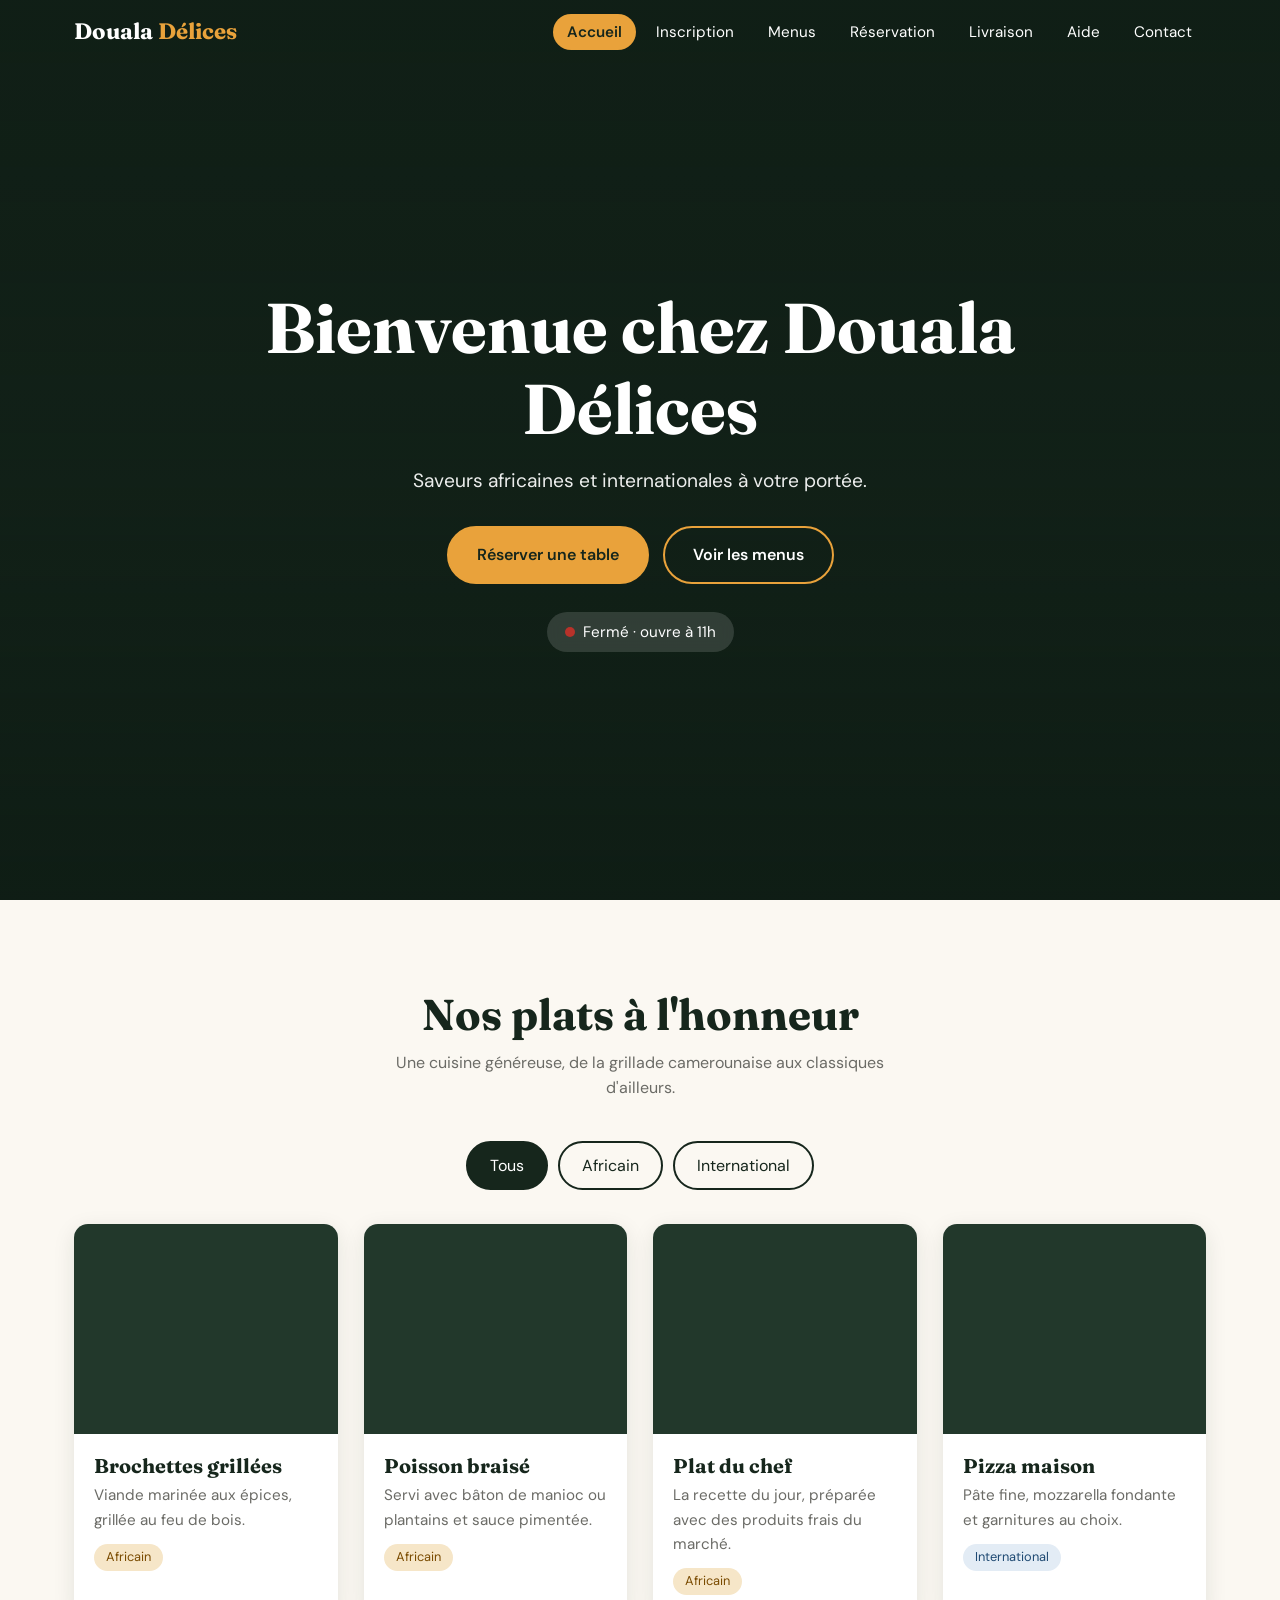
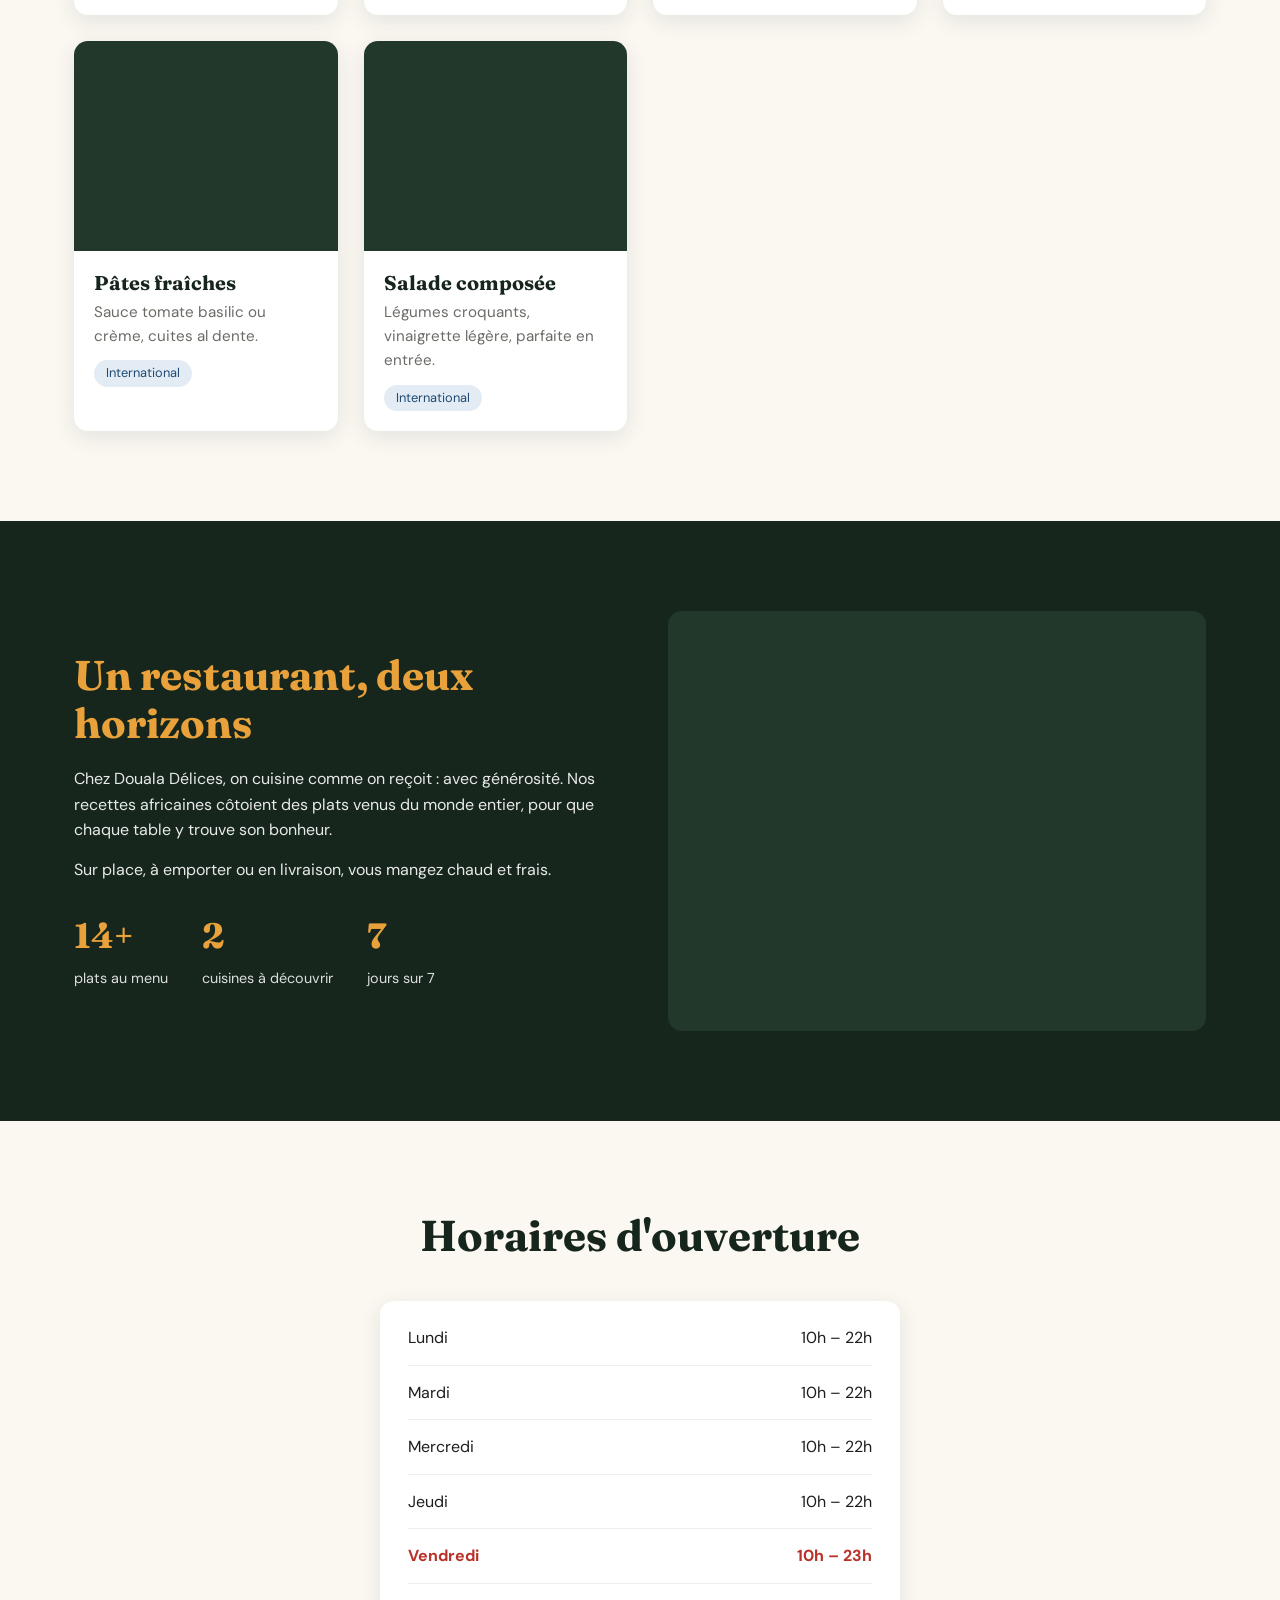
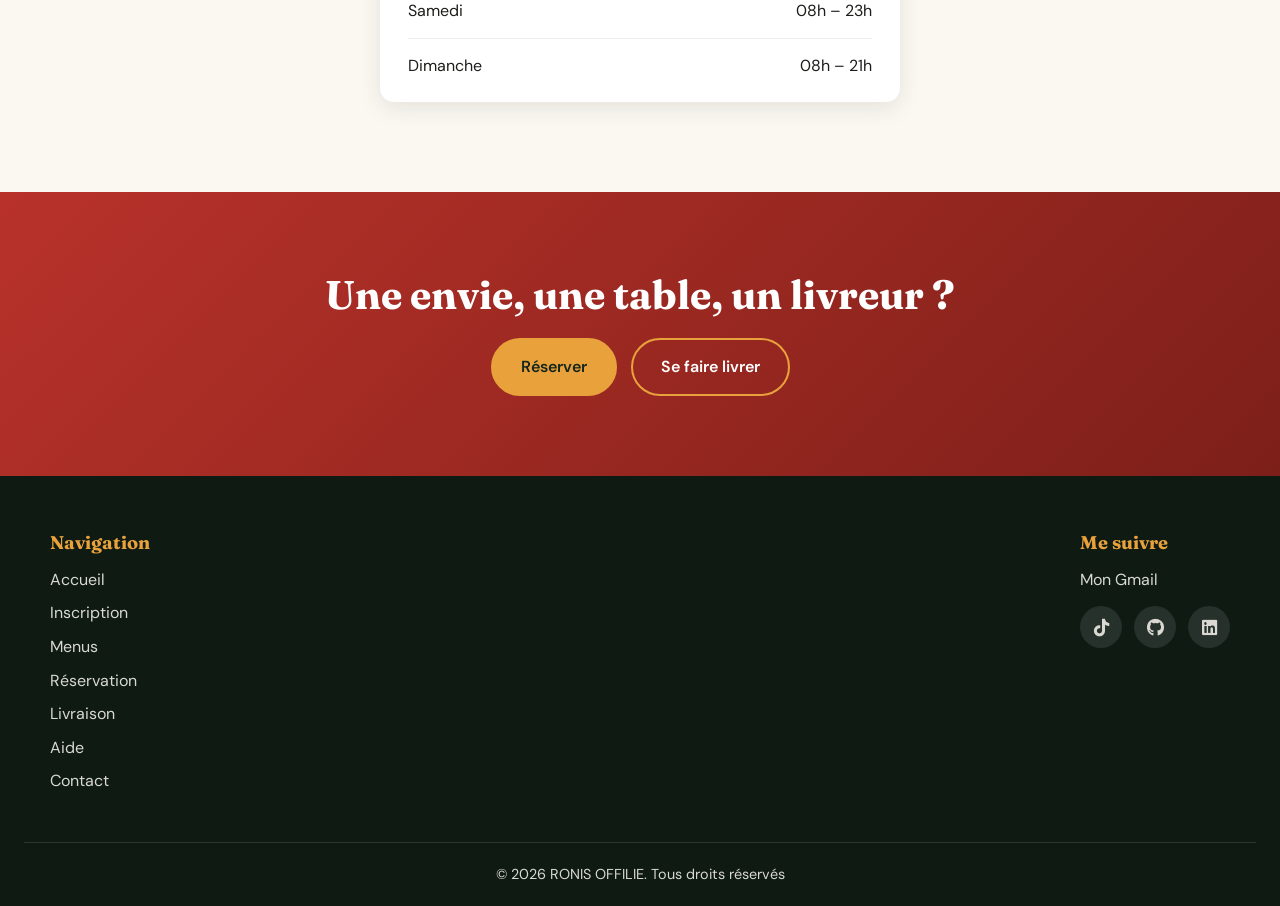
<file: index.html>
<!DOCTYPE html>
<html lang="fr">
<head>
  <meta charset="UTF-8">
  <meta name="viewport" content="width=device-width, initial-scale=1">
  <title>Accueil - Douala Délices</title>
  <link rel="preconnect" href="https://fonts.googleapis.com">
  <link href="https://fonts.googleapis.com/css2?family=DM+Sans:wght@400;500;700&family=Fraunces:opsz,wght@9..144,600;9..144,700&display=swap" rel="stylesheet">
  <link rel="stylesheet" href="https://cdnjs.cloudflare.com/ajax/libs/font-awesome/6.5.1/css/all.min.css">
  <link rel="stylesheet" href="accueil.css">
</head>
<body>
  <header id="entete">
    <nav>
      <a class="logo" href="index.html">Douala <span>Délices</span></a>
      <button class="burger" id="burger" aria-label="Ouvrir le menu" aria-expanded="false">&#9776;</button>
      <ul id="liens">
        <li><a href="index.html" class="actif">Accueil</a></li>
        <li><a href="inscription.html">Inscription</a></li>
        <li><a href="menus.html">Menus</a></li>
        <li><a href="reservation.html">Réservation</a></li>
        <li><a href="livraison.html">Livraison</a></li>
        <li><a href="aide.html">Aide</a></li>
        <li><a href="contact.html">Contact</a></li>
      </ul>
    </nav>
  </header>

  <section class="hero">
    <div class="slide on" style="background-image:url('https://images.unsplash.com/photo-1414235077428-338989a2e8c0?auto=format&fit=crop&w=1600&q=70')"></div>
    <div class="slide" style="background-image:url('https://images.unsplash.com/photo-1517248135467-4c7edcad34c4?auto=format&fit=crop&w=1600&q=70')"></div>
    <div class="slide" style="background-image:url('https://images.unsplash.com/photo-1504674900247-0877df9cc836?auto=format&fit=crop&w=1600&q=70')"></div>
    <div class="hero-contenu">
      <h1>Bienvenue chez Douala Délices</h1>
      <p>Saveurs africaines et internationales à votre portée.</p>
      <div class="boutons">
        <a class="btn btn-or" href="reservation.html">Réserver une table</a>
        <a class="btn btn-ghost" href="menus.html">Voir les menus</a>
      </div>
      <div class="statut" id="statut"><i></i><span>Horaires du jour…</span></div>
    </div>
  </section>

  <section class="bloc" id="plats">
    <div class="titre reveal">
      <h2>Nos plats à l'honneur</h2>
      <p>Une cuisine généreuse, de la grillade camerounaise aux classiques d'ailleurs.</p>
    </div>
    <div class="filtres reveal" role="group" aria-label="Filtrer les plats">
      <button class="actif" data-filtre="tous">Tous</button>
      <button data-filtre="africain">Africain</button>
      <button data-filtre="international">International</button>
    </div>
    <div class="plats">
      <article class="plat reveal" data-cat="africain">
        <div class="photo" style="background-image:url('https://images.unsplash.com/photo-1555939594-58d7cb561ad1?auto=format&fit=crop&w=800&q=70')"></div>
        <div class="txt"><h3>Brochettes grillées</h3><p>Viande marinée aux épices, grillée au feu de bois.</p><span class="tag">Africain</span></div>
      </article>
      <article class="plat reveal" data-cat="africain">
        <div class="photo" style="background-image:url('https://images.unsplash.com/photo-1467003909585-2f8a72700288?auto=format&fit=crop&w=800&q=70')"></div>
        <div class="txt"><h3>Poisson braisé</h3><p>Servi avec bâton de manioc ou plantains et sauce pimentée.</p><span class="tag">Africain</span></div>
      </article>
      <article class="plat reveal" data-cat="africain">
        <div class="photo" style="background-image:url('https://images.unsplash.com/photo-1504674900247-0877df9cc836?auto=format&fit=crop&w=800&q=70')"></div>
        <div class="txt"><h3>Plat du chef</h3><p>La recette du jour, préparée avec des produits frais du marché.</p><span class="tag">Africain</span></div>
      </article>
      <article class="plat reveal" data-cat="international">
        <div class="photo" style="background-image:url('https://images.unsplash.com/photo-1565299624946-b28f40a0ae38?auto=format&fit=crop&w=800&q=70')"></div>
        <div class="txt"><h3>Pizza maison</h3><p>Pâte fine, mozzarella fondante et garnitures au choix.</p><span class="tag">International</span></div>
      </article>
      <article class="plat reveal" data-cat="international">
        <div class="photo" style="background-image:url('https://images.unsplash.com/photo-1473093295043-cdd812d0e601?auto=format&fit=crop&w=800&q=70')"></div>
        <div class="txt"><h3>Pâtes fraîches</h3><p>Sauce tomate basilic ou crème, cuites al dente.</p><span class="tag">International</span></div>
      </article>
      <article class="plat reveal" data-cat="international">
        <div class="photo" style="background-image:url('https://images.unsplash.com/photo-1546069901-ba9599a7e63c?auto=format&fit=crop&w=800&q=70')"></div>
        <div class="txt"><h3>Salade composée</h3><p>Légumes croquants, vinaigrette légère, parfaite en entrée.</p><span class="tag">International</span></div>
      </article>
    </div>
  </section>

  <section class="apropos">
    <div class="apropos-grille">
      <div class="reveal">
        <h2>Un restaurant, deux horizons</h2>
        <p>Chez Douala Délices, on cuisine comme on reçoit : avec générosité. Nos recettes africaines côtoient des plats venus du monde entier, pour que chaque table y trouve son bonheur.</p>
        <p>Sur place, à emporter ou en livraison, vous mangez chaud et frais.</p>
        <div class="chiffres">
          <div><strong data-cible="30">0</strong><span>plats au menu</span></div>
          <div><strong data-cible="2">0</strong><span>cuisines à découvrir</span></div>
          <div><strong data-cible="7">0</strong><span>jours sur 7</span></div>
        </div>
      </div>
      <div class="img reveal" style="background-image:url('https://images.unsplash.com/photo-1559339352-11d035aa65de?auto=format&fit=crop&w=900&q=70')" role="img" aria-label="Salle du restaurant"></div>
    </div>
  </section>

  <section class="bloc" id="horaires">
    <div class="titre reveal"><h2>Horaires d'ouverture</h2></div>
    <ul class="horaires reveal" id="liste-horaires">
      <li data-j="1"><span>Lundi</span><span>10h – 22h</span></li>
      <li data-j="2"><span>Mardi</span><span>10h – 22h</span></li>
      <li data-j="3"><span>Mercredi</span><span>10h – 22h</span></li>
      <li data-j="4"><span>Jeudi</span><span>10h – 22h</span></li>
      <li data-j="5"><span>Vendredi</span><span>10h – 23h</span></li>
      <li data-j="6"><span>Samedi</span><span>08h – 23h</span></li>
      <li data-j="0"><span>Dimanche</span><span>08h – 21h</span></li>
    </ul>
  </section>

  <section class="appel">
    <h2>Une envie, une table, un livreur ?</h2>
    <div class="boutons">
      <a class="btn btn-or" href="reservation.html">Réserver</a>
      <a class="btn btn-ghost" href="livraison.html">Se faire livrer</a>
    </div>
  </section>

  <!-- Footer -->
  <footer class="footer">
    <div class="footer-container">
      <!-- Navigation -->
      <div class="footer-links">
        <h3>Navigation</h3>
        <ul>
          <li><a href="index.html">Accueil</a></li>
          <li><a href="inscription.html">Inscription</a></li>
          <li><a href="menus.html">Menus</a></li>
          <li><a href="reservation.html">Réservation</a></li>
          <li><a href="livraison.html">Livraison</a></li>
          <li><a href="aide.html">Aide</a></li>
          <li><a href="contact.html">Contact</a></li>
        </ul>
      </div>
      <!-- Réseaux sociaux -->
      <div class="footer-social">
        <h3>Me suivre</h3>
        <ul>
          <li><a href="mailto:offilieoffilie@gmail.com">Mon Gmail</a></li>
        </ul>
        <div class="social-icons">
          <a href="https://www.tiktok.com/@linformaticien18" target="_blank" class="tiktok" aria-label="TikTok"><i class="fab fa-tiktok"></i></a>
          <a href="https://github.com/ronisia-a11" target="_blank" class="github" aria-label="GitHub"><i class="fab fa-github"></i></a>
          <a href="https://www.linkedin.com/in/ronis-offilie-falleu-lendeu-3676a8395/" target="_blank" class="linkedin" aria-label="LinkedIn"><i class="fab fa-linkedin"></i></a>
        </div>
      </div>
    </div>
    <div class="footer-bottom">
      <p>&copy; 2026 RONIS OFFILIE. Tous droits réservés</p>
    </div>
  </footer>

  <button id="haut" aria-label="Retour en haut">&#8593;</button>

  <script>
    // Menu mobile
    const burger = document.getElementById('burger'), liens = document.getElementById('liens');
    burger.addEventListener('click', () => {
      const ouvert = liens.classList.toggle('ouvert');
      burger.setAttribute('aria-expanded', ouvert);
    });

    // En-tête + bouton retour en haut
    const entete = document.getElementById('entete'), haut = document.getElementById('haut');
    function onScroll() {
      entete.classList.toggle('scrolled', scrollY > 60);
      haut.classList.toggle('visible', scrollY > 500);
    }
    addEventListener('scroll', onScroll); onScroll();
    haut.addEventListener('click', () => scrollTo({ top: 0, behavior: 'smooth' }));

    // Diaporama du hero
    const slides = document.querySelectorAll('.slide'); let s = 0;
    setInterval(() => {
      slides[s].classList.remove('on'); s = (s + 1) % slides.length; slides[s].classList.add('on');
    }, 6000);

    // Filtre des plats
    const boutons = document.querySelectorAll('.filtres button'), plats = document.querySelectorAll('.plat');
    boutons.forEach(b => b.addEventListener('click', () => {
      boutons.forEach(x => x.classList.remove('actif')); b.classList.add('actif');
      plats.forEach(p => p.classList.toggle('cache', b.dataset.filtre !== 'tous' && p.dataset.cat !== b.dataset.filtre));
    }));

    // Ouvert / fermé (heure de Douala)
    const H = { 0: [12, 21], 1: [11, 22], 2: [11, 22], 3: [11, 22], 4: [11, 22], 5: [11, 23], 6: [11, 23] };
    const maintenant = new Date(new Date().toLocaleString('en-US', { timeZone: 'Africa/Douala' }));
    const j = maintenant.getDay(), h = maintenant.getHours() + maintenant.getMinutes() / 60;
    const [o, f] = H[j], statut = document.getElementById('statut');
    const ouvert = h >= o && h < f;
    statut.classList.add(ouvert ? 'ouvert' : 'ferme');
    statut.querySelector('span').textContent = ouvert ? `Ouvert maintenant · jusqu'à ${f}h` : `Fermé · ouvre à ${o}h`;
    document.querySelector(`#liste-horaires li[data-j="${j}"]`).classList.add('auj');

    // Apparition au défilement + compteurs
    const io = new IntersectionObserver(es => es.forEach(e => {
      if (!e.isIntersecting) return;
      e.target.classList.add('vu'); io.unobserve(e.target);
      e.target.querySelectorAll('[data-cible]').forEach(n => {
        const cible = +n.dataset.cible; let v = 0;
        const t = setInterval(() => { v += Math.max(1, Math.ceil(cible / 30)); if (v >= cible) { v = cible; clearInterval(t); } n.textContent = v + (cible >= 30 ? '+' : ''); }, 40);
      });
    }), { threshold: .15 });
    document.querySelectorAll('.reveal').forEach(el => io.observe(el));
  </script>
</body>
</html>
</file>
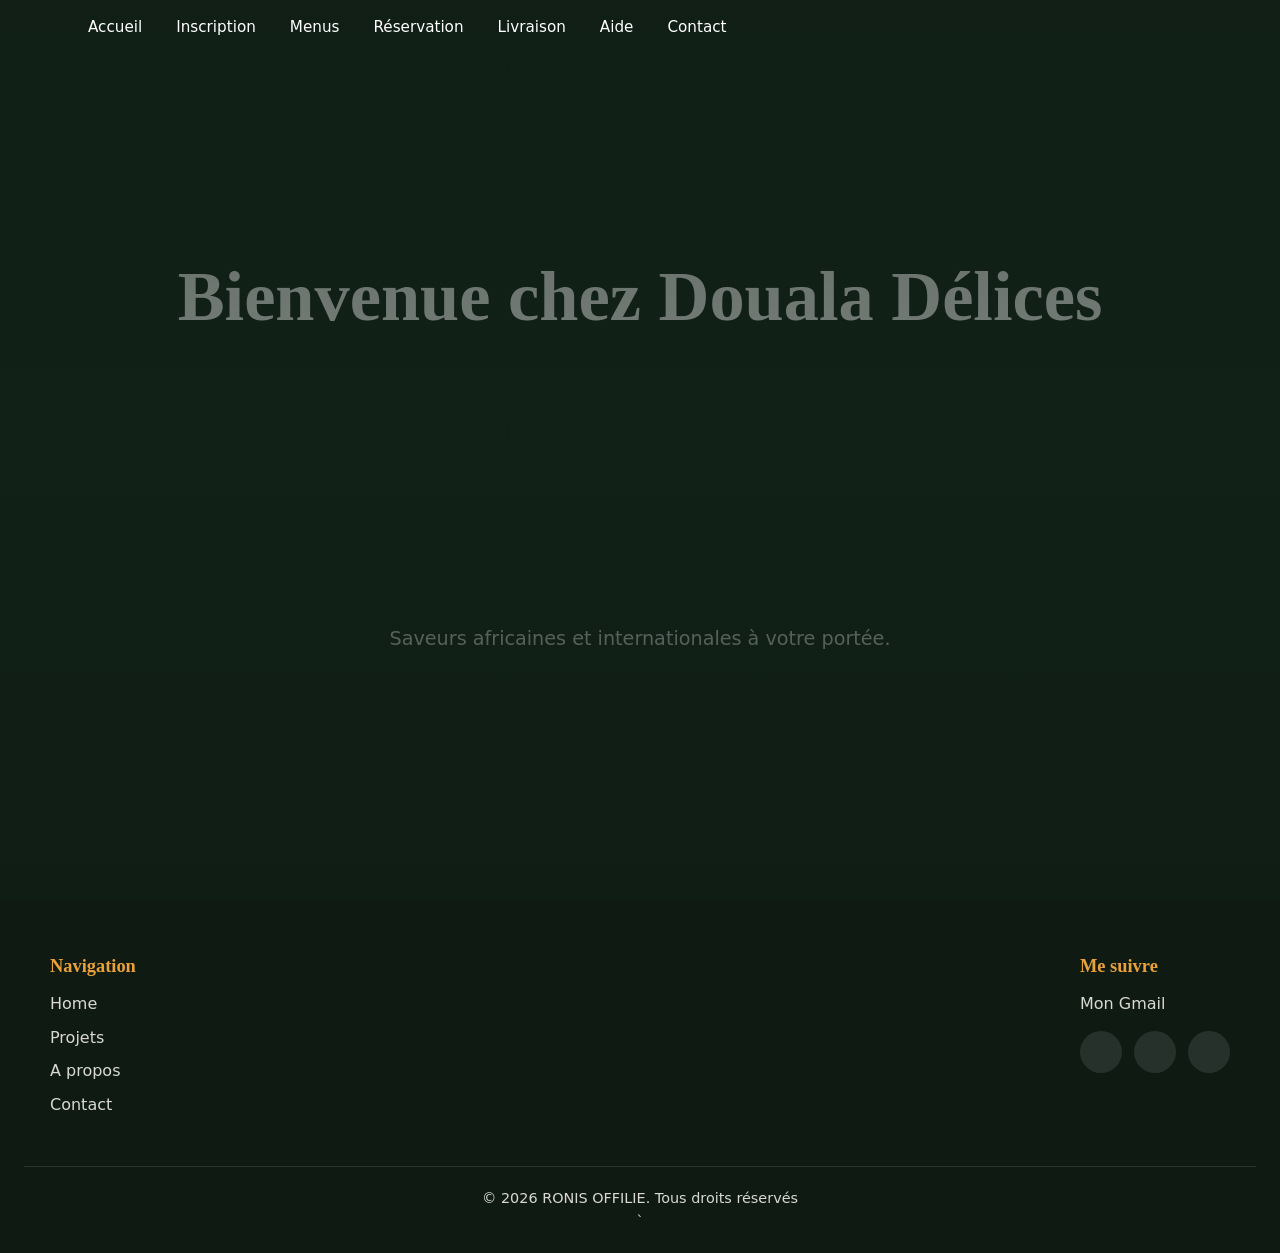
<file: accueil.html>
<!DOCTYPE html>
<html lang="fr">
<head>
  <meta charset="UTF-8">
  <title>Accueil - Douala Délices</title>
  <link rel="stylesheet" href="accueil.css">
</head>
<body>
  <header>
    <nav>
      <ul>
        <li><a href="accueil.html">Accueil</a></li>
        <li><a href="inscription.html">Inscription</a></li>
        <li><a href="menus.html">Menus</a></li>
        <li><a href="reservation.html">Réservation</a></li>
        <li><a href="livraison.html">Livraison</a></li>
        <li><a href="aide.html">Aide</a></li>
        <li><a href="contact.html">Contact</a></li>
      </ul>
    </nav>
  </header>

  <section class="hero">
    <h1>Bienvenue chez Douala Délices</h1>
    <p>Saveurs africaines et internationales à votre portée.</p>
  </section>

  <!-- Footer -->
    <footer class="footer">
        <div class="footer-container">
            <!-- Navigation -->
            <div class="footer-links">
                <h3>Navigation</h3>
                <ul>
                    <li><a href="menu.html">Home</a></li>
                    <li><a href="Mes projets.html">Projets</a></li>
                    <li><a href="about.html">A propos</a></li>
                    <li><a href="contact.html">Contact</a></li>
                </ul>
            </div>
            <!-- Réseaux sociaux -->
            <div class="footer-social">
                <h3>Me suivre</h3>
                <ul>
                    <li><a href="mailto:offilieoffilie@gmail.com">Mon Gmail</a></li>
                </ul>
                    <div class="social-icons">
                        <a href="https://www.tiktok.com/@linformaticien18" target="_blank" class="tiktok"><i class="fab fa-tiktok"></i></a>
                        <a href="https://github.com/ronisia-a11" target="_blank" class="github"><i class="fab fa-github"></i></a>
                        <a href="https://www.linkedin.com/in/ronis-offilie-falleu-lendeu-3676a8395/" target="_blank" class="linkedin"><i class="fab fa-linkedin"></i></a>
                    </div>
            </div>
        </div>
        <div class="footer-bottom">
          <p>&copy; 2026 RONIS OFFILIE. Tous droits réservés</p>
 `      </div>
  </footer>

</body>
</html>
</file>
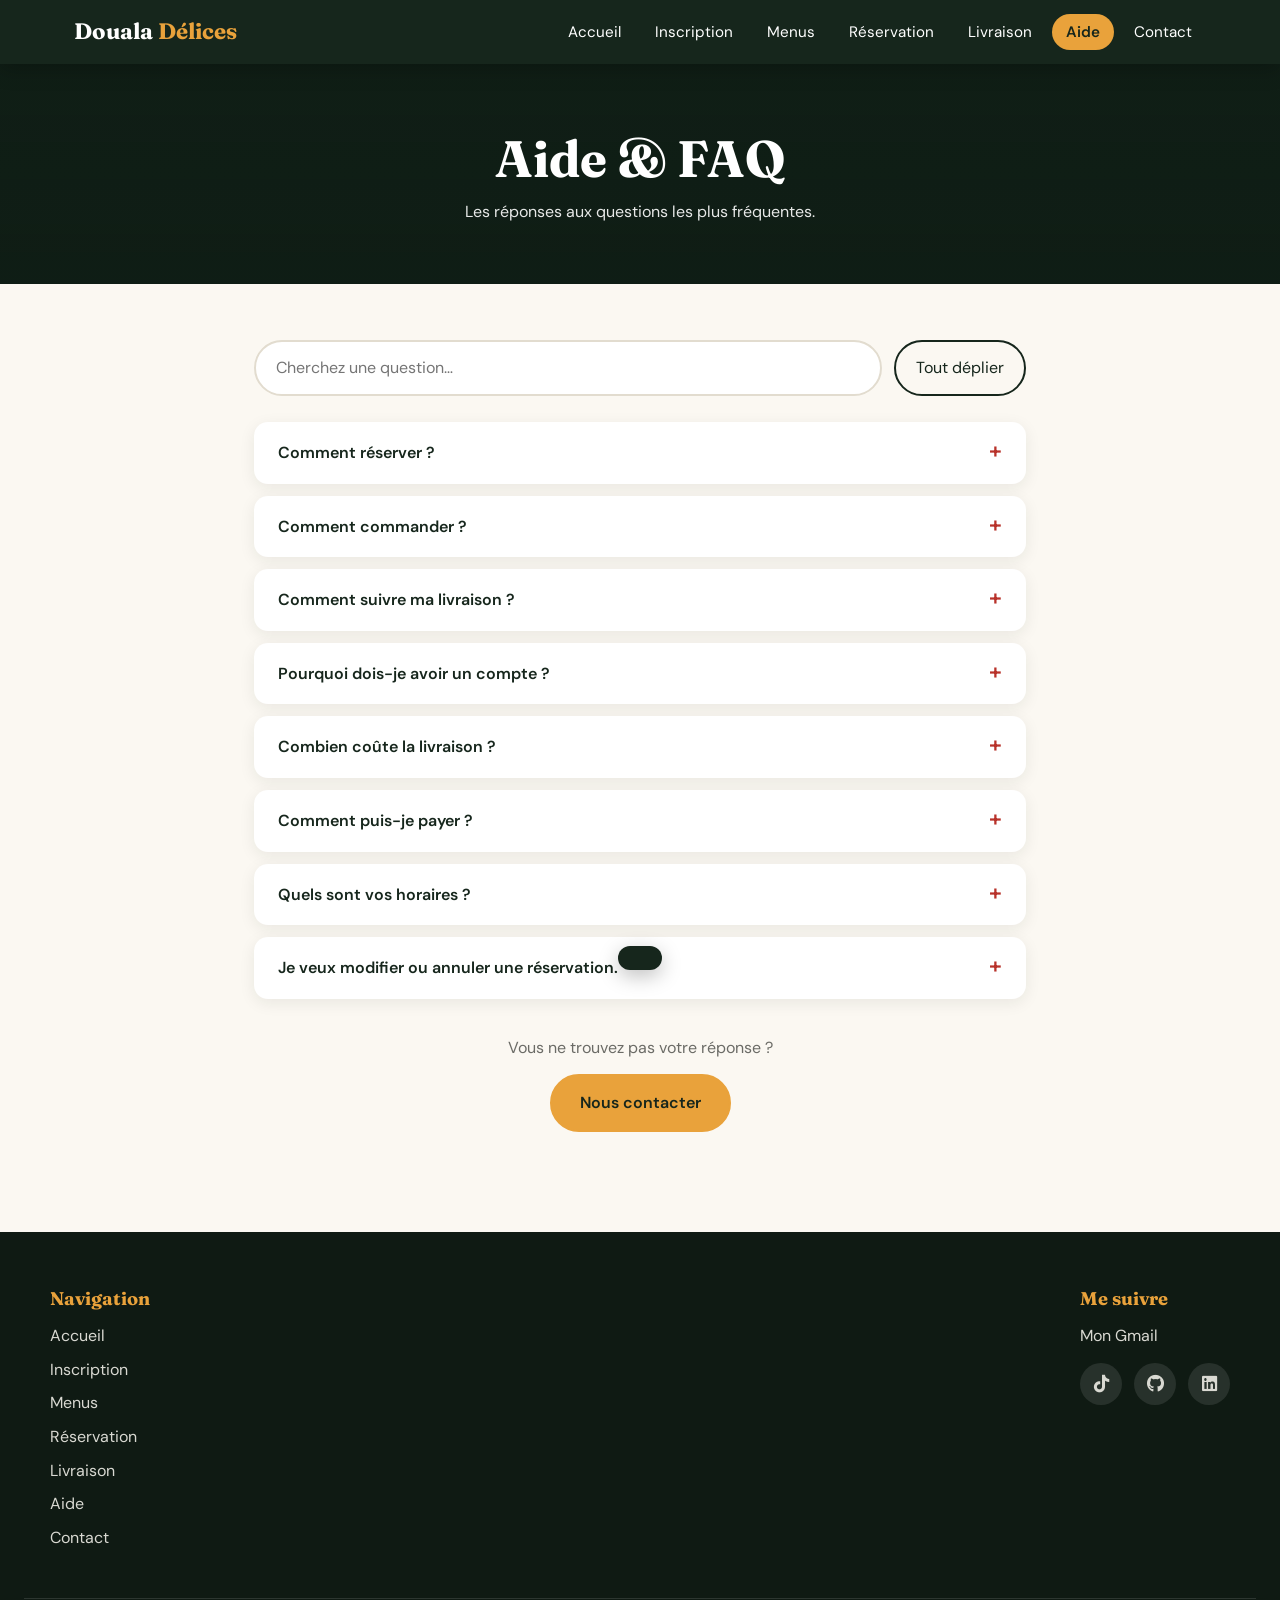
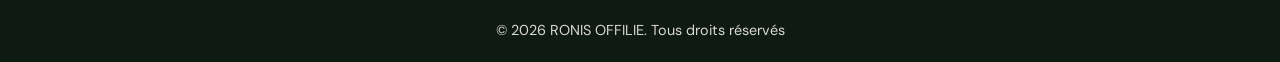
<file: aide.html>
<!DOCTYPE html>
<html lang="fr">
<head>
  <meta charset="UTF-8">
  <meta name="viewport" content="width=device-width, initial-scale=1">
  <title>Aide - Douala Délices</title>
  <link rel="preconnect" href="https://fonts.googleapis.com">
  <link href="https://fonts.googleapis.com/css2?family=DM+Sans:wght@400;500;700&family=Fraunces:opsz,wght@9..144,600;9..144,700&display=swap" rel="stylesheet">
  <link rel="stylesheet" href="https://cdnjs.cloudflare.com/ajax/libs/font-awesome/6.5.1/css/all.min.css">
  <link rel="stylesheet" href="aide.css">
</head>
<body>
  <header id="entete" class="scrolled">
    <nav>
      <a class="logo" href="index.html">Douala <span>Délices</span></a>
      <button class="burger" id="burger" aria-label="Ouvrir le menu" aria-expanded="false">&#9776;</button>
      <ul id="liens">
        <li><a href="index.html">Accueil</a></li>
        <li><a href="inscription.html">Inscription</a></li>
        <li><a href="menus.html">Menus</a></li>
        <li><a href="reservation.html">Réservation</a></li>
        <li><a href="livraison.html">Livraison</a></li>
        <li><a href="aide.html" class="actif">Aide</a></li>
        <li><a href="contact.html">Contact</a></li>
      </ul>
    </nav>
  </header>

  <section class="banniere" style="--img:url('https://images.unsplash.com/photo-1517248135467-4c7edcad34c4?auto=format&fit=crop&w=1600&q=70')">
    <h1>Aide & FAQ</h1>
    <p>Les réponses aux questions les plus fréquentes.</p>
  </section>

  <main class="contenu etroit">

    <div class="recherche">
      <input type="search" id="q" placeholder="Cherchez une question…" aria-label="Rechercher dans l'aide">
      <button type="button" id="tout">Tout déplier</button>
    </div>
      <details><summary>Comment réserver ?</summary><div class="rep">Cliquez sur « Réservation », choisissez le type, la date et l'horaire, puis validez. Si vous n'avez pas encore de compte, nous vous proposons de <a href="inscription.html?raison=reservation&amp;redirect=reservation.html">vous inscrire</a> d'abord.</div></details>
      <details><summary>Comment commander ?</summary><div class="rep">Rendez-vous sur « Menus », ajoutez vos plats, puis cliquez sur « Commander ». Indiquez votre quartier sur la page « Livraison » et validez.</div></details>
      <details><summary>Comment suivre ma livraison ?</summary><div class="rep">Vous recevrez un SMS. Vous pouvez aussi suivre l'état de votre commande en direct sur la page <a href="suivi.html">Suivi de commande</a>. Vérifiez que votre numéro de téléphone est correct au moment de commander.</div></details>
      <details><summary>Pourquoi dois-je avoir un compte ?</summary><div class="rep">Un compte est nécessaire pour réserver et commander. Il nous permet de retrouver votre commande et de vous joindre en cas de besoin.</div></details>
      <details><summary>Combien coûte la livraison ?</summary><div class="rep">Les frais de livraison sont de 1 000 FCFA, ajoutés au total avant la validation de votre commande.</div></details>
      <details><summary>Comment puis-je payer ?</summary><div class="rep">Vous payez à la livraison, en espèces ou par Mobile Money.</div></details>
      <details><summary>Quels sont vos horaires ?</summary><div class="rep">Du lundi au jeudi de 11h à 22h, le vendredi et le samedi de 11h à 23h, le dimanche de 12h à 21h.</div></details>
      <details><summary>Je veux modifier ou annuler une réservation.</summary><div class="rep">Écrivez-nous depuis la page <a href="contact.html">Contact</a> en indiquant le numéro de votre réservation.</div></details>
    <p class="vide" id="aucun" hidden>Aucune réponse trouvée. Écrivez-nous depuis la page Contact.</p>
    <div class="cta"><p>Vous ne trouvez pas votre réponse ?</p><a class="btn btn-or" href="contact.html">Nous contacter</a></div>
  </main>

  <!-- Footer -->
  <footer class="footer">
    <div class="footer-container">
      <!-- Navigation -->
      <div class="footer-links">
        <h3>Navigation</h3>
        <ul>
          <li><a href="index.html">Accueil</a></li>
          <li><a href="inscription.html">Inscription</a></li>
          <li><a href="menus.html">Menus</a></li>
          <li><a href="reservation.html">Réservation</a></li>
          <li><a href="livraison.html">Livraison</a></li>
          <li><a href="aide.html">Aide</a></li>
          <li><a href="contact.html">Contact</a></li>
        </ul>
      </div>
      <!-- Réseaux sociaux -->
      <div class="footer-social">
        <h3>Me suivre</h3>
        <ul>
          <li><a href="mailto:offilieoffilie@gmail.com">Mon Gmail</a></li>
        </ul>
        <div class="social-icons">
          <a href="https://www.tiktok.com/@linformaticien18" target="_blank" class="tiktok" aria-label="TikTok"><i class="fab fa-tiktok"></i></a>
          <a href="https://github.com/ronisia-a11" target="_blank" class="github" aria-label="GitHub"><i class="fab fa-github"></i></a>
          <a href="https://www.linkedin.com/in/ronis-offilie-falleu-lendeu-3676a8395/" target="_blank" class="linkedin" aria-label="LinkedIn"><i class="fab fa-linkedin"></i></a>
        </div>
      </div>
    </div>
    <div class="footer-bottom">
      <p>&copy; 2026 RONIS OFFILIE. Tous droits réservés</p>
    </div>
  </footer>

  <div class="toast" id="toast" role="status"></div>
  <script src="site.js"></script>
  <script src="aide.js"></script>
</body>
</html>
</file>
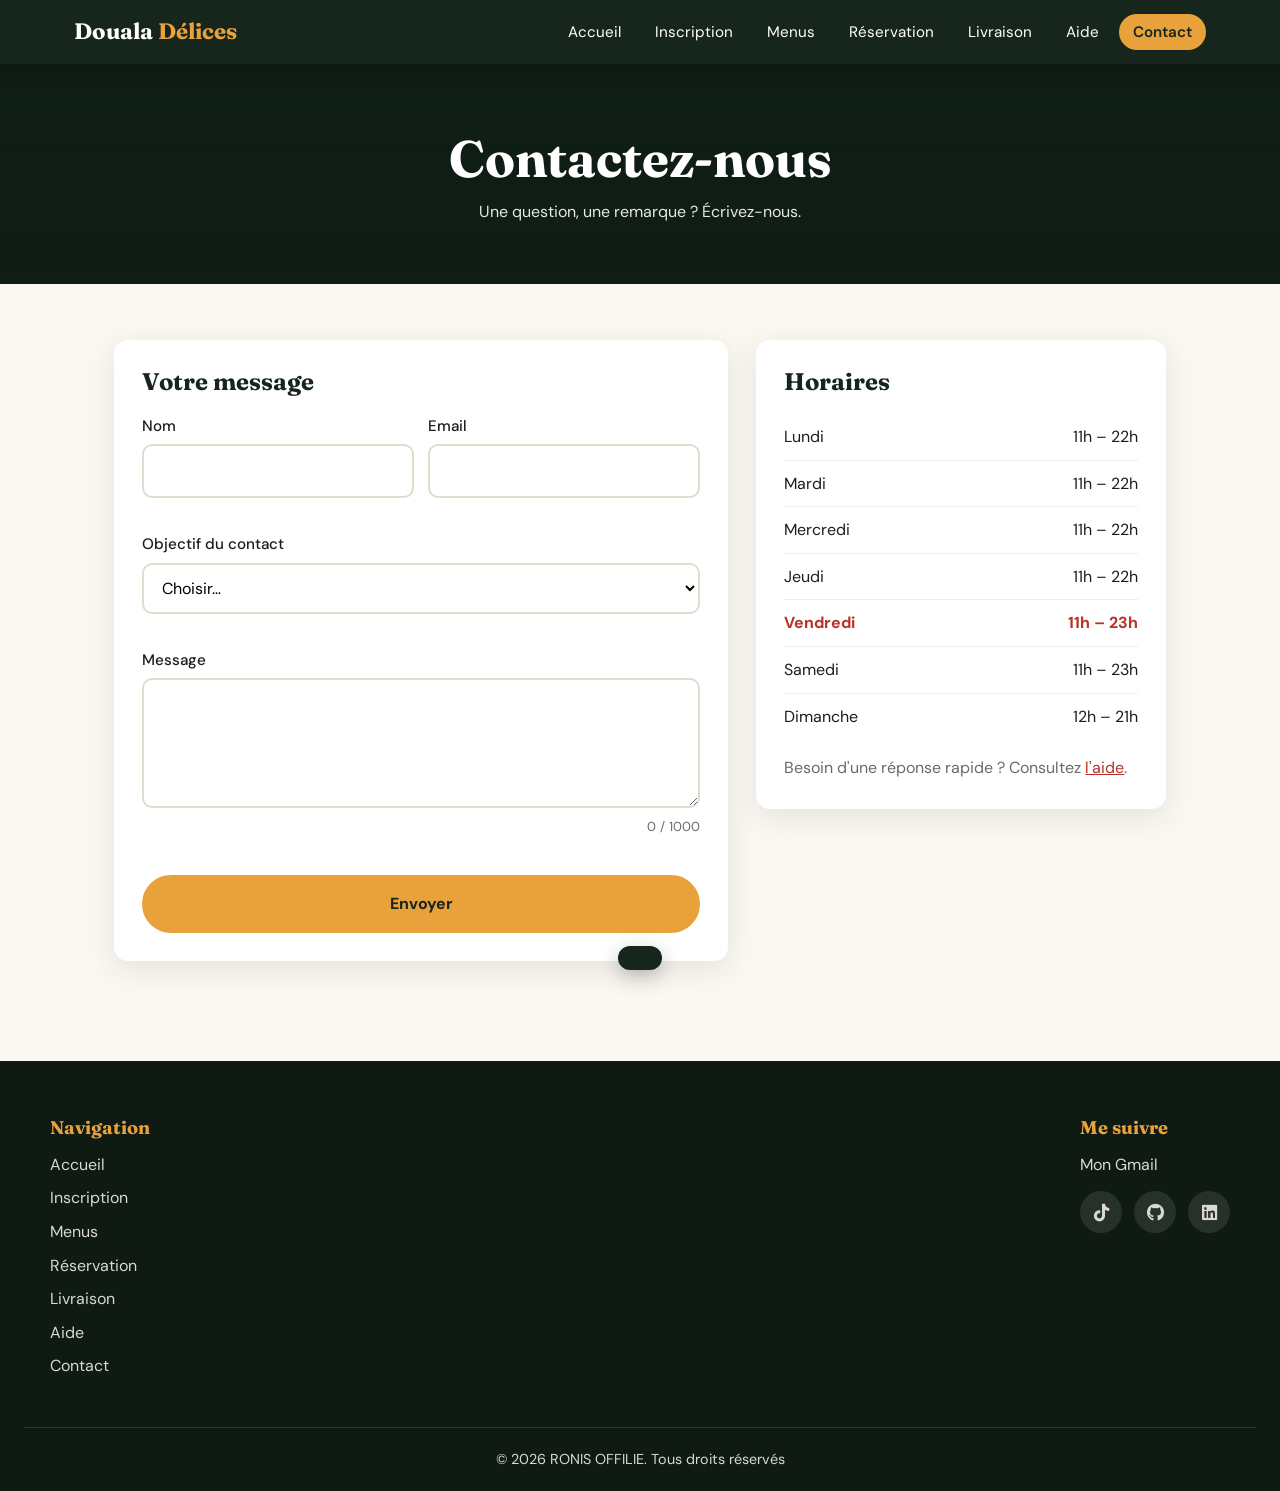
<file: contact.html>
<!DOCTYPE html>
<html lang="fr">
<head>
  <meta charset="UTF-8">
  <meta name="viewport" content="width=device-width, initial-scale=1">
  <title>Contact - Douala Délices</title>
  <link rel="preconnect" href="https://fonts.googleapis.com">
  <link href="https://fonts.googleapis.com/css2?family=DM+Sans:wght@400;500;700&family=Fraunces:opsz,wght@9..144,600;9..144,700&display=swap" rel="stylesheet">
  <link rel="stylesheet" href="https://cdnjs.cloudflare.com/ajax/libs/font-awesome/6.5.1/css/all.min.css">
  <link rel="stylesheet" href="contact.css">
</head>
<body>
  <header id="entete" class="scrolled">
    <nav>
      <a class="logo" href="index.html">Douala <span>Délices</span></a>
      <button class="burger" id="burger" aria-label="Ouvrir le menu" aria-expanded="false">&#9776;</button>
      <ul id="liens">
        <li><a href="index.html">Accueil</a></li>
        <li><a href="inscription.html">Inscription</a></li>
        <li><a href="menus.html">Menus</a></li>
        <li><a href="reservation.html">Réservation</a></li>
        <li><a href="livraison.html">Livraison</a></li>
        <li><a href="aide.html">Aide</a></li>
        <li><a href="contact.html" class="actif">Contact</a></li>
      </ul>
    </nav>
  </header>

  <section class="banniere" style="--img:url('https://images.unsplash.com/photo-1517248135467-4c7edcad34c4?auto=format&fit=crop&w=1600&q=70')">
    <h1>Contactez-nous</h1>
    <p>Une question, une remarque ? Écrivez-nous.</p>
  </section>

  <main class="contenu">

    <div class="deux">
      <div class="carte" id="formcarte">
        <h2>Votre message</h2>
        <form id="formContact" action="contact.php" method="POST" novalidate>
          <div class="alerte" role="alert" hidden></div>
          <div class="duo">
            <div class="champ"><label for="nom">Nom</label><input id="nom" type="text" name="nom" autocomplete="name" required><div class="err"></div></div>
            <div class="champ"><label for="email">Email</label><input id="email" type="email" name="email" autocomplete="email" required><div class="err"></div></div>
          </div>
          <div class="champ"><label for="sujet">Objectif du contact</label>
            <select id="sujet" name="sujet" required><option value="">Choisir…</option><option value="question">Une question</option><option value="reservation">Ma réservation</option><option value="livraison">Ma livraison</option><option value="reclamation">Une réclamation</option><option value="autre">Autre</option></select><div class="err"></div></div>
          <div class="champ"><label for="message">Message</label><textarea id="message" name="message" maxlength="1000" required></textarea><div class="compteur" id="compteur">0 / 1000</div><div class="err"></div></div>
          <div class="piege" aria-hidden="true"><label>Ne pas remplir <input type="text" name="site" tabindex="-1" autocomplete="off"></label></div>
          <button type="submit" class="btn btn-or valider">Envoyer</button>
        </form>
      </div>
      <aside class="carte resume">
        <h2>Horaires</h2>
        <ul class="horaires-c">
        <li data-j="1"><span>Lundi</span><span>11h – 22h</span></li>
        <li data-j="2"><span>Mardi</span><span>11h – 22h</span></li>
        <li data-j="3"><span>Mercredi</span><span>11h – 22h</span></li>
        <li data-j="4"><span>Jeudi</span><span>11h – 22h</span></li>
        <li data-j="5"><span>Vendredi</span><span>11h – 23h</span></li>
        <li data-j="6"><span>Samedi</span><span>11h – 23h</span></li>
        <li data-j="0"><span>Dimanche</span><span>12h – 21h</span></li>
        </ul>
        <p style="margin:16px 0 0">Besoin d'une réponse rapide ? Consultez <a class="lien" href="aide.html">l'aide</a>.</p>
      </aside>
      <div class="carte ok" id="ok" hidden style="grid-column:1/-1">
        <svg viewBox="0 0 100 100" aria-hidden="true"><circle cx="50" cy="50" r="45"/><path d="M30 52l14 14 27-30"/></svg>
        <h2>Message envoyé</h2>
        <p>Merci ! Nous vous répondrons par email.</p>
        <a class="btn btn-or" href="index.html">Retour à l'accueil</a>
      </div>
    </div>
  </main>

  <!-- Footer -->
  <footer class="footer">
    <div class="footer-container">
      <!-- Navigation -->
      <div class="footer-links">
        <h3>Navigation</h3>
        <ul>
          <li><a href="index.html">Accueil</a></li>
          <li><a href="inscription.html">Inscription</a></li>
          <li><a href="menus.html">Menus</a></li>
          <li><a href="reservation.html">Réservation</a></li>
          <li><a href="livraison.html">Livraison</a></li>
          <li><a href="aide.html">Aide</a></li>
          <li><a href="contact.html">Contact</a></li>
        </ul>
      </div>
      <!-- Réseaux sociaux -->
      <div class="footer-social">
        <h3>Me suivre</h3>
        <ul>
          <li><a href="mailto:offilieoffilie@gmail.com">Mon Gmail</a></li>
        </ul>
        <div class="social-icons">
          <a href="https://www.tiktok.com/@linformaticien18" target="_blank" class="tiktok" aria-label="TikTok"><i class="fab fa-tiktok"></i></a>
          <a href="https://github.com/ronisia-a11" target="_blank" class="github" aria-label="GitHub"><i class="fab fa-github"></i></a>
          <a href="https://www.linkedin.com/in/ronis-offilie-falleu-lendeu-3676a8395/" target="_blank" class="linkedin" aria-label="LinkedIn"><i class="fab fa-linkedin"></i></a>
        </div>
      </div>
    </div>
    <div class="footer-bottom">
      <p>&copy; 2026 RONIS OFFILIE. Tous droits réservés</p>
    </div>
  </footer>

  <div class="toast" id="toast" role="status"></div>
  <script src="site.js"></script>
  <script src="contact.js"></script>
</body>
</html>
</file>
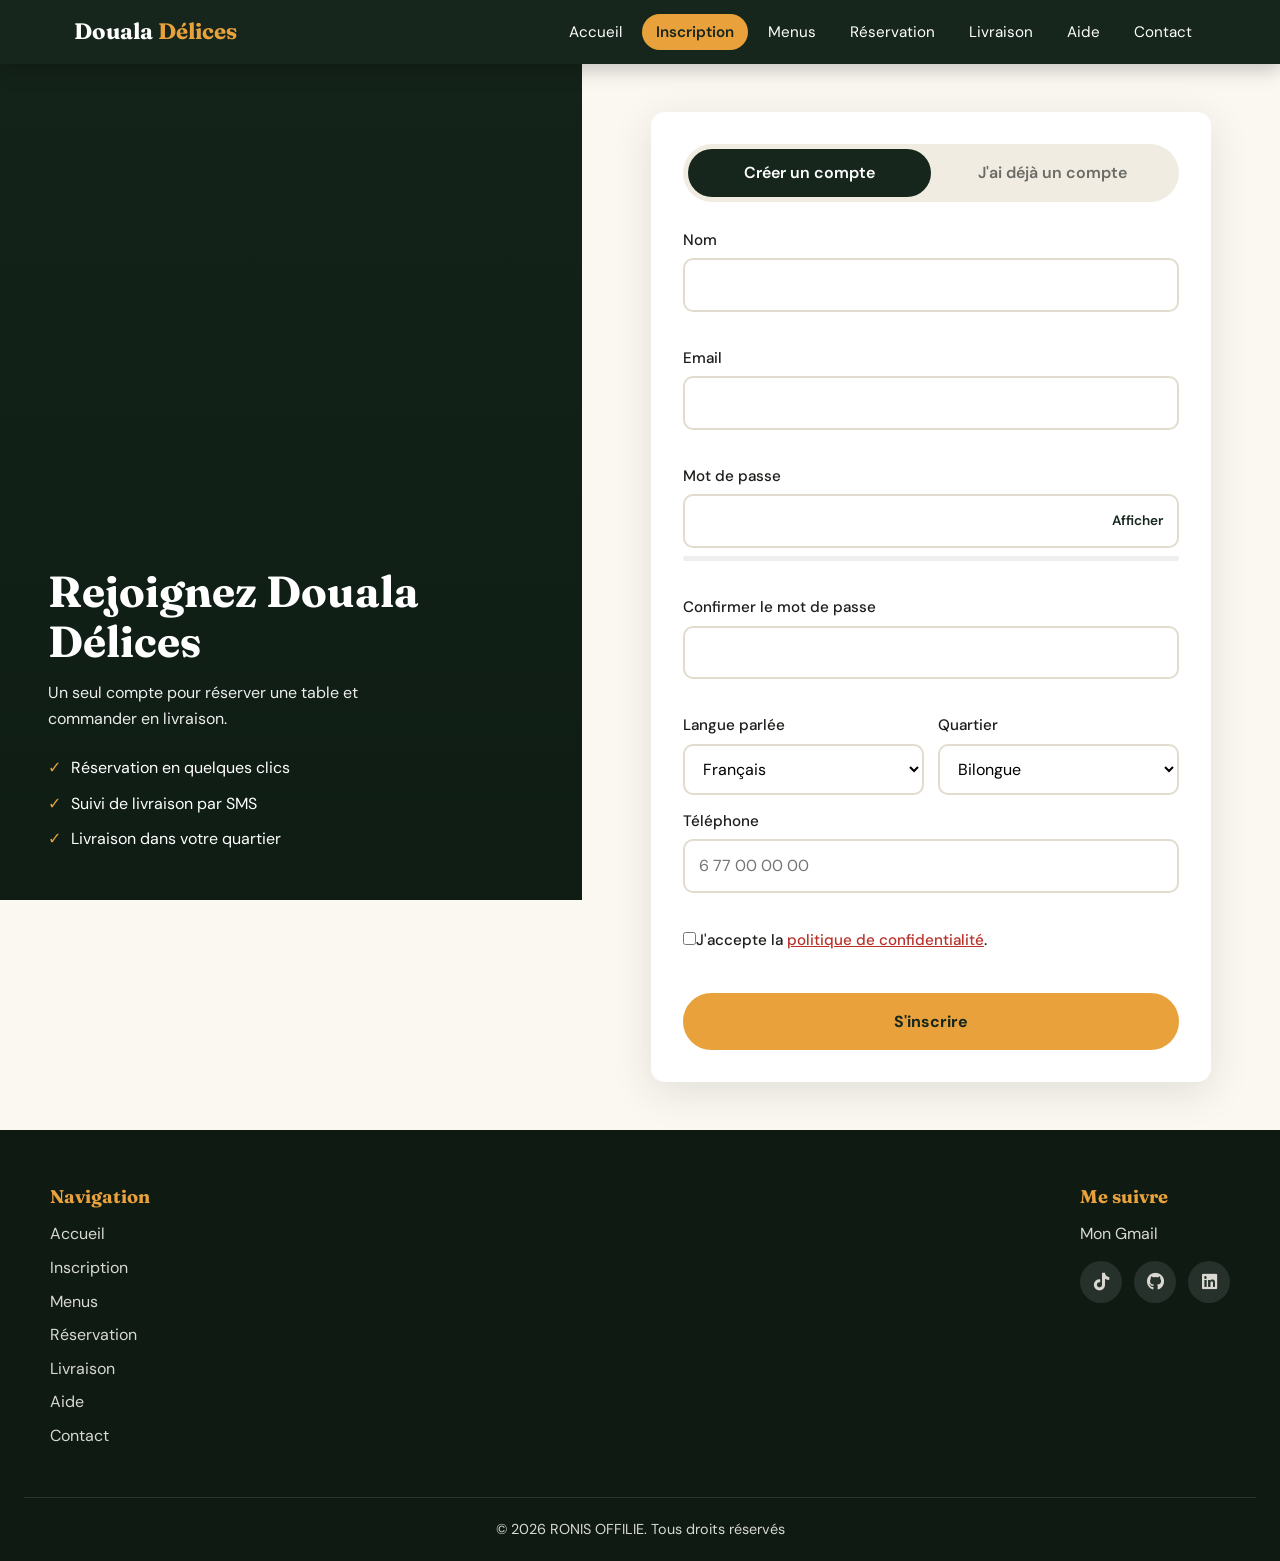
<file: inscription.html>
<!DOCTYPE html>
<html lang="fr">
<head>
  <meta charset="UTF-8">
  <meta name="viewport" content="width=device-width, initial-scale=1">
  <title>Inscription - Douala Délices</title>
  <link rel="preconnect" href="https://fonts.googleapis.com">
  <link href="https://fonts.googleapis.com/css2?family=DM+Sans:wght@400;500;700&family=Fraunces:opsz,wght@9..144,600;9..144,700&display=swap" rel="stylesheet">
  <link rel="stylesheet" href="https://cdnjs.cloudflare.com/ajax/libs/font-awesome/6.5.1/css/all.min.css">
  <link rel="stylesheet" href="inscription.css">
</head>
<body>
  <header id="entete" class="scrolled">
    <nav>
      <a class="logo" href="index.html">Douala <span>Délices</span></a>
      <button class="burger" id="burger" aria-label="Ouvrir le menu" aria-expanded="false">&#9776;</button>
      <ul id="liens">
        <li><a href="index.html">Accueil</a></li>
        <li><a href="inscription.html" class="actif">Inscription</a></li>
        <li><a href="menus.html">Menus</a></li>
        <li><a href="reservation.html">Réservation</a></li>
        <li><a href="livraison.html">Livraison</a></li>
        <li><a href="aide.html">Aide</a></li>
        <li><a href="contact.html">Contact</a></li>
      </ul>
    </nav>
  </header>

  <main class="page">
    <aside class="cote">
      <h1 id="titre">Rejoignez Douala Délices</h1>
      <p id="texte">Un seul compte pour réserver une table et commander en livraison.</p>
      <ul>
        <li>Réservation en quelques clics</li>
        <li>Suivi de livraison par SMS</li>
        <li>Livraison dans votre quartier</li>
      </ul>
    </aside>

    <section class="zone">
      <div class="carte">
        <div class="onglets" role="tablist">
          <button role="tab" id="t-ins" aria-selected="true" aria-controls="formInscription">Créer un compte</button>
          <button role="tab" id="t-con" aria-selected="false" aria-controls="formConnexion">J'ai déjà un compte</button>
        </div>
        <div class="alerte" id="alerte" role="alert" hidden></div>

        <h2 hidden>Inscrivez-vous</h2>
        <form id="formInscription" action="traitement_inscription.php" method="POST" enctype="multipart/form-data" novalidate>
          <input type="hidden" name="redirect" class="redir">
          <div class="champ"><label for="nom">Nom</label><input id="nom" type="text" name="nom" autocomplete="name" required><div class="err"></div></div>
          <div class="champ"><label for="email">Email</label><input id="email" type="email" name="email" autocomplete="email" required><div class="err"></div></div>
          <div class="champ"><label for="mdp">Mot de passe</label>
            <div class="mdp"><input id="mdp" type="password" name="mot_de_passe" autocomplete="new-password" required><button type="button" class="oeil" aria-pressed="false">Afficher</button></div>
            <div class="force"><i id="force"></i></div><div class="err"></div></div>
          <div class="champ"><label for="conf">Confirmer le mot de passe</label><input id="conf" type="password" name="confirmation" autocomplete="new-password" required><div class="err"></div></div>
          <div class="duo">
            <div class="champ"><label for="langue">Langue parlée</label>
              <select id="langue" name="langue">
                <option>Français</option><option>Anglais</option><option>Allemand</option><option>Espagnol</option><option>Mandarin</option><option>Japonais</option><option>Arabe</option><option>Portugais</option><option>Swahili</option><option>Malgache</option>
              </select></div>
            <div class="champ"><label for="quartier">Quartier</label>
              <select id="quartier" name="adresse">
                <option>Bilongue</option><option>Akwa</option><option>Village</option><option>Yassa</option><option>Lendi</option><option>Ndokoti</option><option>Ange Raphael</option><option>elf</option><option>Dakar</option><option>Marche-village</option><option>Bonanjo</option><option>Bonamoussadi</option><option>Bonaberi</option>
              </select></div>
          </div>
          <div class="champ"><label for="tel">Téléphone</label><input id="tel" type="tel" name="telephone" placeholder="6 77 00 00 00" autocomplete="tel" required><div class="err"></div></div>
          <div class="champ"><label class="accord"><input type="checkbox" name="accepte" value="1" required><span>J'accepte la <a href="politique.html" target="_blank">politique de confidentialité</a>.</span></label><div class="err"></div></div>
          <button type="submit" class="btn btn-or valider">S'inscrire</button>
        </form>

        <form id="formConnexion" action="connexion.php" method="POST" novalidate hidden>
          <input type="hidden" name="redirect" class="redir">
          <div class="champ"><label for="c-email">Email</label><input id="c-email" type="email" name="email" autocomplete="email" required><div class="err"></div></div>
          <div class="champ"><label for="c-mdp">Mot de passe</label>
            <div class="mdp"><input id="c-mdp" type="password" name="mot_de_passe" autocomplete="current-password" required><button type="button" class="oeil" aria-pressed="false">Afficher</button></div>
            <div class="err"></div></div>
          <button type="submit" class="btn btn-or valider">Se connecter</button>
        </form>

        <div class="succes" id="succes" aria-live="polite">
          <svg viewBox="0 0 100 100" aria-hidden="true"><circle cx="50" cy="50" r="45"/><path d="M30 52l14 14 27-30"/></svg>
          <h2 id="succes-titre">Bienvenue !</h2>
          <p>Redirection en cours…</p>
        </div>
      </div>
    </section>
  </main>

  <!-- Footer -->
  <footer class="footer">
    <div class="footer-container">
      <!-- Navigation -->
      <div class="footer-links">
        <h3>Navigation</h3>
        <ul>
          <li><a href="index.html">Accueil</a></li>
          <li><a href="inscription.html">Inscription</a></li>
          <li><a href="menus.html">Menus</a></li>
          <li><a href="reservation.html">Réservation</a></li>
          <li><a href="livraison.html">Livraison</a></li>
          <li><a href="aide.html">Aide</a></li>
          <li><a href="contact.html">Contact</a></li>
        </ul>
      </div>
      <!-- Réseaux sociaux -->
      <div class="footer-social">
        <h3>Me suivre</h3>
        <ul>
          <li><a href="mailto:offilieoffilie@gmail.com">Mon Gmail</a></li>
        </ul>
        <div class="social-icons">
          <a href="https://www.tiktok.com/@linformaticien18" target="_blank" class="tiktok" aria-label="TikTok"><i class="fab fa-tiktok"></i></a>
          <a href="https://github.com/ronisia-a11" target="_blank" class="github" aria-label="GitHub"><i class="fab fa-github"></i></a>
          <a href="https://www.linkedin.com/in/ronis-offilie-falleu-lendeu-3676a8395/" target="_blank" class="linkedin" aria-label="LinkedIn"><i class="fab fa-linkedin"></i></a>
        </div>
      </div>
    </div>
    <div class="footer-bottom">
      <p>&copy; 2026 RONIS OFFILIE. Tous droits réservés</p>
    </div>
  </footer>

  <script>
    const $ = s => document.querySelector(s), $$ = s => [...document.querySelectorAll(s)];
    const P = new URLSearchParams(location.search);
    const PAGES = ['index.html','menus.html','reservation.html','livraison.html','suivi.html','aide.html','contact.html'];
    const suite = PAGES.includes(P.get('redirect')) ? P.get('redirect') : 'index.html';
    $$('.redir').forEach(i => i.value = suite);

    // Menu mobile
    $('#burger').addEventListener('click', () => {
      const o = $('#liens').classList.toggle('ouvert'); $('#burger').setAttribute('aria-expanded', o);
    });

    // Message selon la raison de la redirection
    const MSG = {
      reservation: ['Un compte pour réserver', 'Créez votre compte en une minute, puis vous reviendrez directement à votre réservation.'],
      commande: ['Un compte pour commander', 'Créez votre compte en une minute. Vous suivrez ensuite votre livraison par SMS.']
    };
    const m = MSG[P.get('raison')];
    if (m) { $('#titre').textContent = m[0]; $('#texte').textContent = m[1]; }
    if (P.get('erreur')) { $('#alerte').textContent = P.get('erreur'); $('#alerte').hidden = false; }

    // Onglets
    function montrer(con) {
      $('#formInscription').hidden = con; $('#formConnexion').hidden = !con;
      $('#t-ins').setAttribute('aria-selected', !con); $('#t-con').setAttribute('aria-selected', con);
      $('#alerte').hidden = true;
    }
    $('#t-ins').onclick = () => montrer(false);
    $('#t-con').onclick = () => montrer(true);
    if (P.get('mode') === 'connexion') montrer(true);

    // Afficher / masquer le mot de passe
    $$('.oeil').forEach(b => b.addEventListener('click', () => {
      const i = b.previousElementSibling, v = i.type === 'password';
      i.type = v ? 'text' : 'password'; b.textContent = v ? 'Masquer' : 'Afficher'; b.setAttribute('aria-pressed', v);
    }));

    // Force du mot de passe
    $('#mdp').addEventListener('input', e => {
      const v = e.target.value; let s = 0;
      if (v.length >= 8) s++; if (/[A-Z]/.test(v) && /[a-z]/.test(v)) s++; if (/\d/.test(v)) s++; if (/[^A-Za-z0-9]/.test(v) || v.length >= 12) s++;
      const f = $('#force'); f.style.width = (s * 25) + '%'; f.style.background = ['#ddd', '#b8322a', '#e9a23b', '#8bbf4a', '#2e9b4f'][s];
    });

    // Validation
    const regles = {
      nom: v => v.trim().length >= 2 || 'Entrez votre nom (2 caractères minimum).',
      email: v => /^[^\s@]+@[^\s@]+\.[^\s@]+$/.test(v) || 'Entrez une adresse email valide.',
      mot_de_passe: (v, f) => f.id === 'formConnexion' ? (v.length > 0 || 'Entrez votre mot de passe.') : (v.length >= 8 || '8 caractères minimum.'),
      confirmation: v => v === $('#mdp').value || 'Les mots de passe ne correspondent pas.',
      telephone: v => /^(\+?237)?[26]\d{8}$/.test(v.replace(/[\s.-]/g, '')) || 'Numéro camerounais attendu, ex. 6 77 00 00 00.',
      accepte: (v, f, el) => el.checked || 'Vous devez accepter la politique de confidentialité.'
    };
    function verifier(el) {
      const r = regles[el.name]; if (!r) return true;
      const res = r(el.value, el.form, el), ok = res === true;
      el.setAttribute('aria-invalid', !ok);
      el.closest('.champ').querySelector('.err').textContent = ok ? '' : res;
      return ok;
    }
    $$('form input').forEach(el => {
      el.addEventListener('blur', () => { if (el.value || el.type === 'checkbox') verifier(el); });
      el.addEventListener('input', () => { if (el.getAttribute('aria-invalid') === 'true') verifier(el); });
    });
    $('#mdp').addEventListener('input', () => { if ($('#conf').value) verifier($('#conf')); });

    // Envoi
    $$('form').forEach(f => f.addEventListener('submit', async e => {
      e.preventDefault();
      const champs = [...f.querySelectorAll('input')].filter(i => regles[i.name]);
      const faux = champs.filter(i => !verifier(i));
      if (faux.length) { faux[0].focus(); return; }
      const btn = f.querySelector('.valider'), txt = btn.textContent;
      btn.disabled = true; btn.textContent = 'Envoi…'; $('#alerte').hidden = true;
      try {
        const rep = await fetch(f.action, { method: 'POST', body: new FormData(f), headers: { 'X-Requested-With': 'fetch' }, credentials: 'same-origin' });
        const d = await rep.json();
        if (d.ok) {
          $('#succes-titre').textContent = 'Bienvenue, ' + d.nom + ' !';
          $('#succes').classList.add('on');
          setTimeout(() => location.href = PAGES.includes(d.redirect) ? d.redirect : 'index.html', 1800);
          return;
        }
        Object.entries(d.erreurs || {}).forEach(([k, msg]) => {
          const el = f.querySelector(`[name="${k}"]`);
          if (el) { el.setAttribute('aria-invalid', 'true'); el.closest('.champ').querySelector('.err').textContent = msg; }
          else { $('#alerte').textContent = msg; $('#alerte').hidden = false; }
        });
        const p = f.querySelector('[aria-invalid="true"]'); if (p) p.focus();
      } catch (x) {
        $('#alerte').textContent = "Connexion impossible. Vérifiez votre réseau et réessayez.";
        $('#alerte').hidden = false;
      }
      btn.disabled = false; btn.textContent = txt;
    }));
  </script>
</body>
</html>
</file>
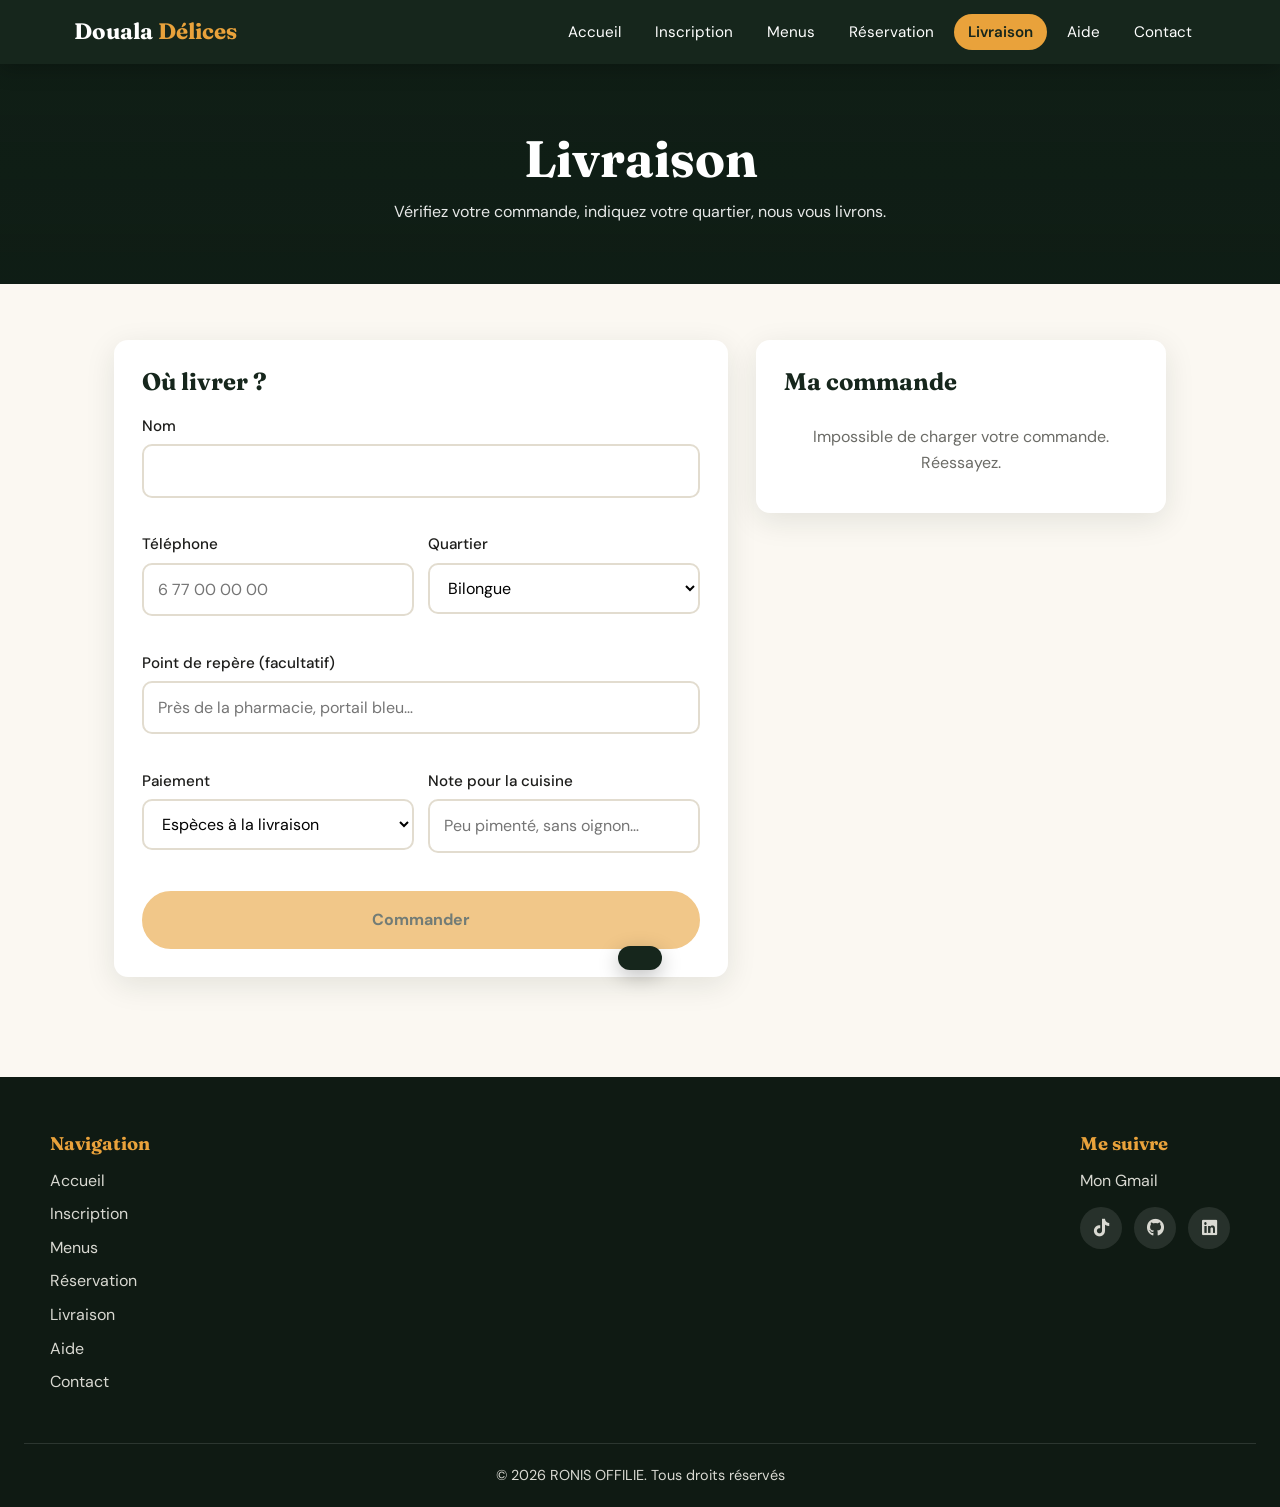
<file: livraison.html>
<!DOCTYPE html>
<html lang="fr">
<head>
  <meta charset="UTF-8">
  <meta name="viewport" content="width=device-width, initial-scale=1">
  <title>Livraison - Douala Délices</title>
  <link rel="preconnect" href="https://fonts.googleapis.com">
  <link href="https://fonts.googleapis.com/css2?family=DM+Sans:wght@400;500;700&family=Fraunces:opsz,wght@9..144,600;9..144,700&display=swap" rel="stylesheet">
  <link rel="stylesheet" href="https://cdnjs.cloudflare.com/ajax/libs/font-awesome/6.5.1/css/all.min.css">
  <link rel="stylesheet" href="livraison.css">
  <script src="garde.js"></script>
</head>
<body>
  <header id="entete" class="scrolled">
    <nav>
      <a class="logo" href="index.html">Douala <span>Délices</span></a>
      <button class="burger" id="burger" aria-label="Ouvrir le menu" aria-expanded="false">&#9776;</button>
      <ul id="liens">
        <li><a href="index.html">Accueil</a></li>
        <li><a href="inscription.html">Inscription</a></li>
        <li><a href="menus.html">Menus</a></li>
        <li><a href="reservation.html">Réservation</a></li>
        <li><a href="livraison.html" class="actif">Livraison</a></li>
        <li><a href="aide.html">Aide</a></li>
        <li><a href="contact.html">Contact</a></li>
      </ul>
    </nav>
  </header>

  <section class="banniere" style="--img:url('https://images.unsplash.com/photo-1555939594-58d7cb561ad1?auto=format&fit=crop&w=1600&q=70')">
    <h1>Livraison</h1>
    <p>Vérifiez votre commande, indiquez votre quartier, nous vous livrons.</p>
  </section>

  <main class="contenu">

    <div class="deux" id="commande">
      <div class="carte">
        <h2>Où livrer ?</h2>
        <form id="formLivraison" novalidate>
          <div class="alerte" role="alert" hidden></div>
          <div class="champ"><label for="nom">Nom</label><input id="nom" type="text" name="nom_personne" autocomplete="name" required><div class="err"></div></div>
          <div class="duo">
            <div class="champ"><label for="tel">Téléphone</label><input id="tel" type="tel" name="telephone" placeholder="6 77 00 00 00" autocomplete="tel" required><div class="err"></div></div>
            <div class="champ"><label for="quartier">Quartier</label><select id="quartier" name="adresse"><option>Bilongue</option><option>Akwa</option><option>Village</option><option>Yassa</option><option>Lendi</option><option>Ndokoti</option><option>Ange Raphael</option><option>elf</option><option>Dakar</option><option>Marche-village</option><option>Bonanjo</option><option>Bonamoussadi</option><option>Bonaberi</option></select><div class="err"></div></div>
          </div>
          <div class="champ"><label for="repere">Point de repère (facultatif)</label><input id="repere" type="text" name="repere" maxlength="150" placeholder="Près de la pharmacie, portail bleu…"><div class="err"></div></div>
          <div class="duo">
            <div class="champ"><label for="paiement">Paiement</label><select id="paiement" name="paiement"><option value="especes">Espèces à la livraison</option><option value="mobile_money">Mobile Money à la livraison</option></select><div class="err"></div></div>
            <div class="champ"><label for="note">Note pour la cuisine</label><input id="note" type="text" name="note" maxlength="200" placeholder="Peu pimenté, sans oignon…"><div class="err"></div></div>
          </div>
          <button type="submit" class="btn btn-or valider" id="envoi" disabled>Commander</button>
        </form>
      </div>
      <aside class="carte resume">
        <h2>Ma commande</h2>
        <div id="lignes"><p class="vide">Chargement…</p></div>
        <dl id="dl" hidden><dt>Plats</dt><dd id="sous"></dd><dt>Livraison</dt><dd id="frais"></dd><dt class="total">Total</dt><dd class="total" id="total"></dd></dl>
      </aside>
    </div>
    <div class="carte ok" id="ok" hidden>
      <svg viewBox="0 0 100 100" aria-hidden="true"><circle cx="50" cy="50" r="45"/><path d="M30 52l14 14 27-30"/></svg>
      <h2>Commande confirmée</h2>
      <p class="num" id="num"></p>
      <p>Total à payer à la livraison : <strong id="montant"></strong>. Vous recevrez un SMS pour suivre votre livraison.</p>
      <a class="btn btn-or" href="suivi.html">Suivre ma commande</a>
    </div>
  </main>

  <!-- Footer -->
  <footer class="footer">
    <div class="footer-container">
      <!-- Navigation -->
      <div class="footer-links">
        <h3>Navigation</h3>
        <ul>
          <li><a href="index.html">Accueil</a></li>
          <li><a href="inscription.html">Inscription</a></li>
          <li><a href="menus.html">Menus</a></li>
          <li><a href="reservation.html">Réservation</a></li>
          <li><a href="livraison.html">Livraison</a></li>
          <li><a href="aide.html">Aide</a></li>
          <li><a href="contact.html">Contact</a></li>
        </ul>
      </div>
      <!-- Réseaux sociaux -->
      <div class="footer-social">
        <h3>Me suivre</h3>
        <ul>
          <li><a href="mailto:offilieoffilie@gmail.com">Mon Gmail</a></li>
        </ul>
        <div class="social-icons">
          <a href="https://www.tiktok.com/@linformaticien18" target="_blank" class="tiktok" aria-label="TikTok"><i class="fab fa-tiktok"></i></a>
          <a href="https://github.com/ronisia-a11" target="_blank" class="github" aria-label="GitHub"><i class="fab fa-github"></i></a>
          <a href="https://www.linkedin.com/in/ronis-offilie-falleu-lendeu-3676a8395/" target="_blank" class="linkedin" aria-label="LinkedIn"><i class="fab fa-linkedin"></i></a>
        </div>
      </div>
    </div>
    <div class="footer-bottom">
      <p>&copy; 2026 RONIS OFFILIE. Tous droits réservés</p>
    </div>
  </footer>

  <div class="toast" id="toast" role="status"></div>
  <script src="site.js"></script>
  <script src="livraison.js"></script>
</body>
</html>
</file>
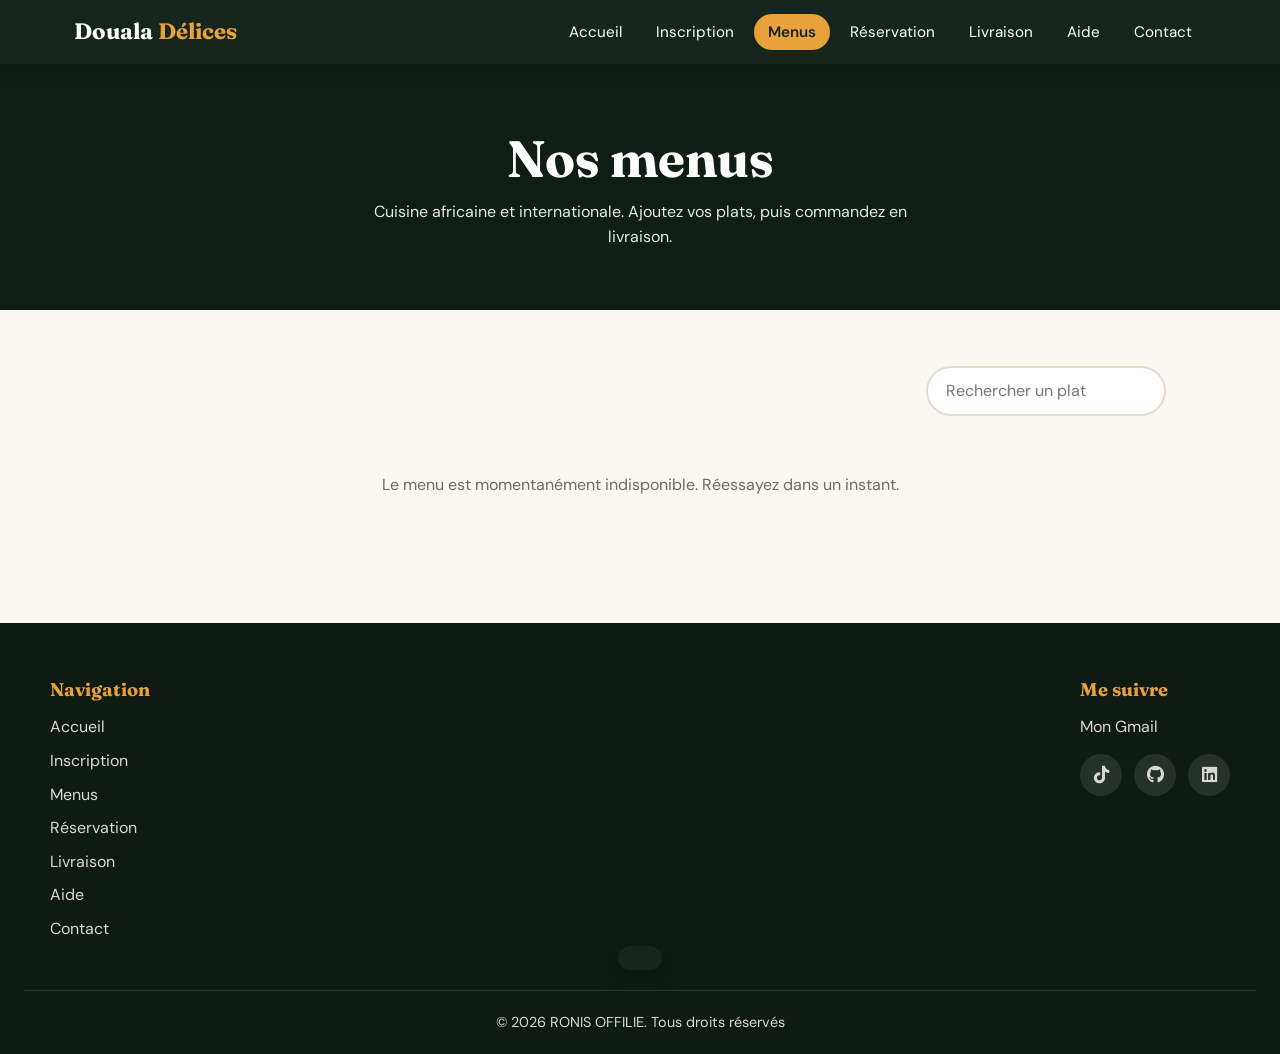
<file: menus.html>
<!DOCTYPE html>
<html lang="fr">
<head>
  <meta charset="UTF-8">
  <meta name="viewport" content="width=device-width, initial-scale=1">
  <title>Menus - Douala Délices</title>
  <link rel="preconnect" href="https://fonts.googleapis.com">
  <link href="https://fonts.googleapis.com/css2?family=DM+Sans:wght@400;500;700&family=Fraunces:opsz,wght@9..144,600;9..144,700&display=swap" rel="stylesheet">
  <link rel="stylesheet" href="https://cdnjs.cloudflare.com/ajax/libs/font-awesome/6.5.1/css/all.min.css">
  <link rel="stylesheet" href="menus.css">
</head>
<body>
  <header id="entete" class="scrolled">
    <nav>
      <a class="logo" href="index.html">Douala <span>Délices</span></a>
      <button class="burger" id="burger" aria-label="Ouvrir le menu" aria-expanded="false">&#9776;</button>
      <ul id="liens">
        <li><a href="index.html">Accueil</a></li>
        <li><a href="inscription.html">Inscription</a></li>
        <li><a href="menus.html" class="actif">Menus</a></li>
        <li><a href="reservation.html">Réservation</a></li>
        <li><a href="livraison.html">Livraison</a></li>
        <li><a href="aide.html">Aide</a></li>
        <li><a href="contact.html">Contact</a></li>
      </ul>
    </nav>
  </header>

  <section class="banniere" style="--img:url('https://images.unsplash.com/photo-1504674900247-0877df9cc836?auto=format&fit=crop&w=1600&q=70')">
    <h1>Nos menus</h1>
    <p>Cuisine africaine et internationale. Ajoutez vos plats, puis commandez en livraison.</p>
  </section>

  <main class="contenu">

    <div class="outils">
      <div class="filtres" id="filtres" role="group" aria-label="Catégories"></div>
      <input type="search" id="recherche" placeholder="Rechercher un plat" aria-label="Rechercher un plat">
    </div>
    <p class="vide" id="vide" hidden>Aucun plat ne correspond à votre recherche.</p>
    <div class="grille" id="grille" aria-live="polite"><p class="vide">Chargement du menu…</p></div>
    <a class="barre" id="barre" href="livraison.html" hidden><span id="barre-txt"></span><strong>Commander</strong></a>
  </main>

  <!-- Footer -->
  <footer class="footer">
    <div class="footer-container">
      <!-- Navigation -->
      <div class="footer-links">
        <h3>Navigation</h3>
        <ul>
          <li><a href="index.html">Accueil</a></li>
          <li><a href="inscription.html">Inscription</a></li>
          <li><a href="menus.html">Menus</a></li>
          <li><a href="reservation.html">Réservation</a></li>
          <li><a href="livraison.html">Livraison</a></li>
          <li><a href="aide.html">Aide</a></li>
          <li><a href="contact.html">Contact</a></li>
        </ul>
      </div>
      <!-- Réseaux sociaux -->
      <div class="footer-social">
        <h3>Me suivre</h3>
        <ul>
          <li><a href="mailto:offilieoffilie@gmail.com">Mon Gmail</a></li>
        </ul>
        <div class="social-icons">
          <a href="https://www.tiktok.com/@linformaticien18" target="_blank" class="tiktok" aria-label="TikTok"><i class="fab fa-tiktok"></i></a>
          <a href="https://github.com/ronisia-a11" target="_blank" class="github" aria-label="GitHub"><i class="fab fa-github"></i></a>
          <a href="https://www.linkedin.com/in/ronis-offilie-falleu-lendeu-3676a8395/" target="_blank" class="linkedin" aria-label="LinkedIn"><i class="fab fa-linkedin"></i></a>
        </div>
      </div>
    </div>
    <div class="footer-bottom">
      <p>&copy; 2026 RONIS OFFILIE. Tous droits réservés</p>
    </div>
  </footer>

  <div class="toast" id="toast" role="status"></div>
  <script src="site.js"></script>
  <script src="menus.js"></script>
</body>
</html>
</file>
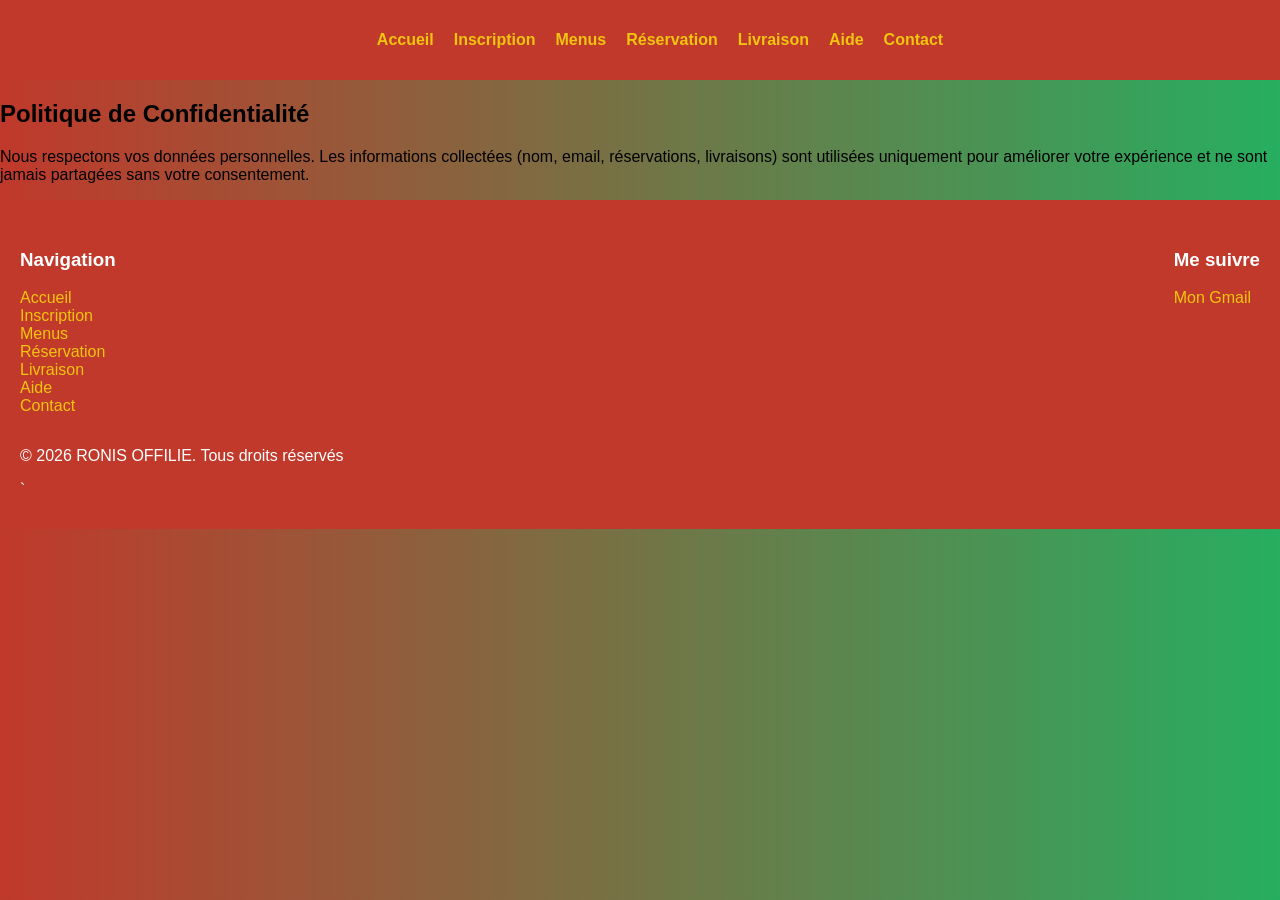
<file: politique.html>
<!DOCTYPE html>
<html lang="fr">
<head>
  <meta charset="UTF-8">
  <title>Politique de Confidentialité</title>
  <link rel="stylesheet" href="politique.css">
</head>
<body>
  <header>
    <nav>
      <ul>
        <li><a href="index.html">Accueil</a></li>
        <li><a href="inscription.html">Inscription</a></li>
        <li><a href="menus.html">Menus</a></li>
        <li><a href="reservation.html">Réservation</a></li>
        <li><a href="livraison.html">Livraison</a></li>
        <li><a href="aide.html">Aide</a></li>
        <li><a href="contact.html">Contact</a></li>
      </ul>
    </nav>
  </header>

  <section>
    <h2>Politique de Confidentialité</h2>
    <p>Nous respectons vos données personnelles. Les informations collectées (nom, email, réservations, livraisons) sont utilisées uniquement pour améliorer votre expérience et ne sont jamais partagées sans votre consentement.</p>
  </section>

  <!-- Footer -->
    <footer class="footer">
        <div class="footer-container">
            <!-- Navigation -->
            <div class="footer-links">
                <h3>Navigation</h3>
                <ul>
       <li><a href="index.html">Accueil</a></li>
        <li><a href="inscription.html">Inscription</a></li>
        <li><a href="menus.html">Menus</a></li>
        <li><a href="reservation.html">Réservation</a></li>
        <li><a href="livraison.html">Livraison</a></li>
        <li><a href="aide.html">Aide</a></li>
        <li><a href="contact.html">Contact</a></li>
                </ul>
            </div>
            <!-- Réseaux sociaux -->
            <div class="footer-social">
                <h3>Me suivre</h3>
                <ul>
                    <li><a href="mailto:offilieoffilie@gmail.com">Mon Gmail</a></li>
                </ul>
                    <div class="social-icons">
                        <a href="https://www.tiktok.com/@linformaticien18" target="_blank" class="tiktok"><i class="fab fa-tiktok"></i></a>
                        <a href="https://github.com/ronisia-a11" target="_blank" class="github"><i class="fab fa-github"></i></a>
                        <a href="https://www.linkedin.com/in/ronis-offilie-falleu-lendeu-3676a8395/" target="_blank" class="linkedin"><i class="fab fa-linkedin"></i></a>
                    </div>
            </div>
        </div>
        <div class="footer-bottom">
            <p>&copy; 2026 RONIS OFFILIE. Tous droits réservés</p>
 `      </div>
    </footer>
</body>
</html>
</file>
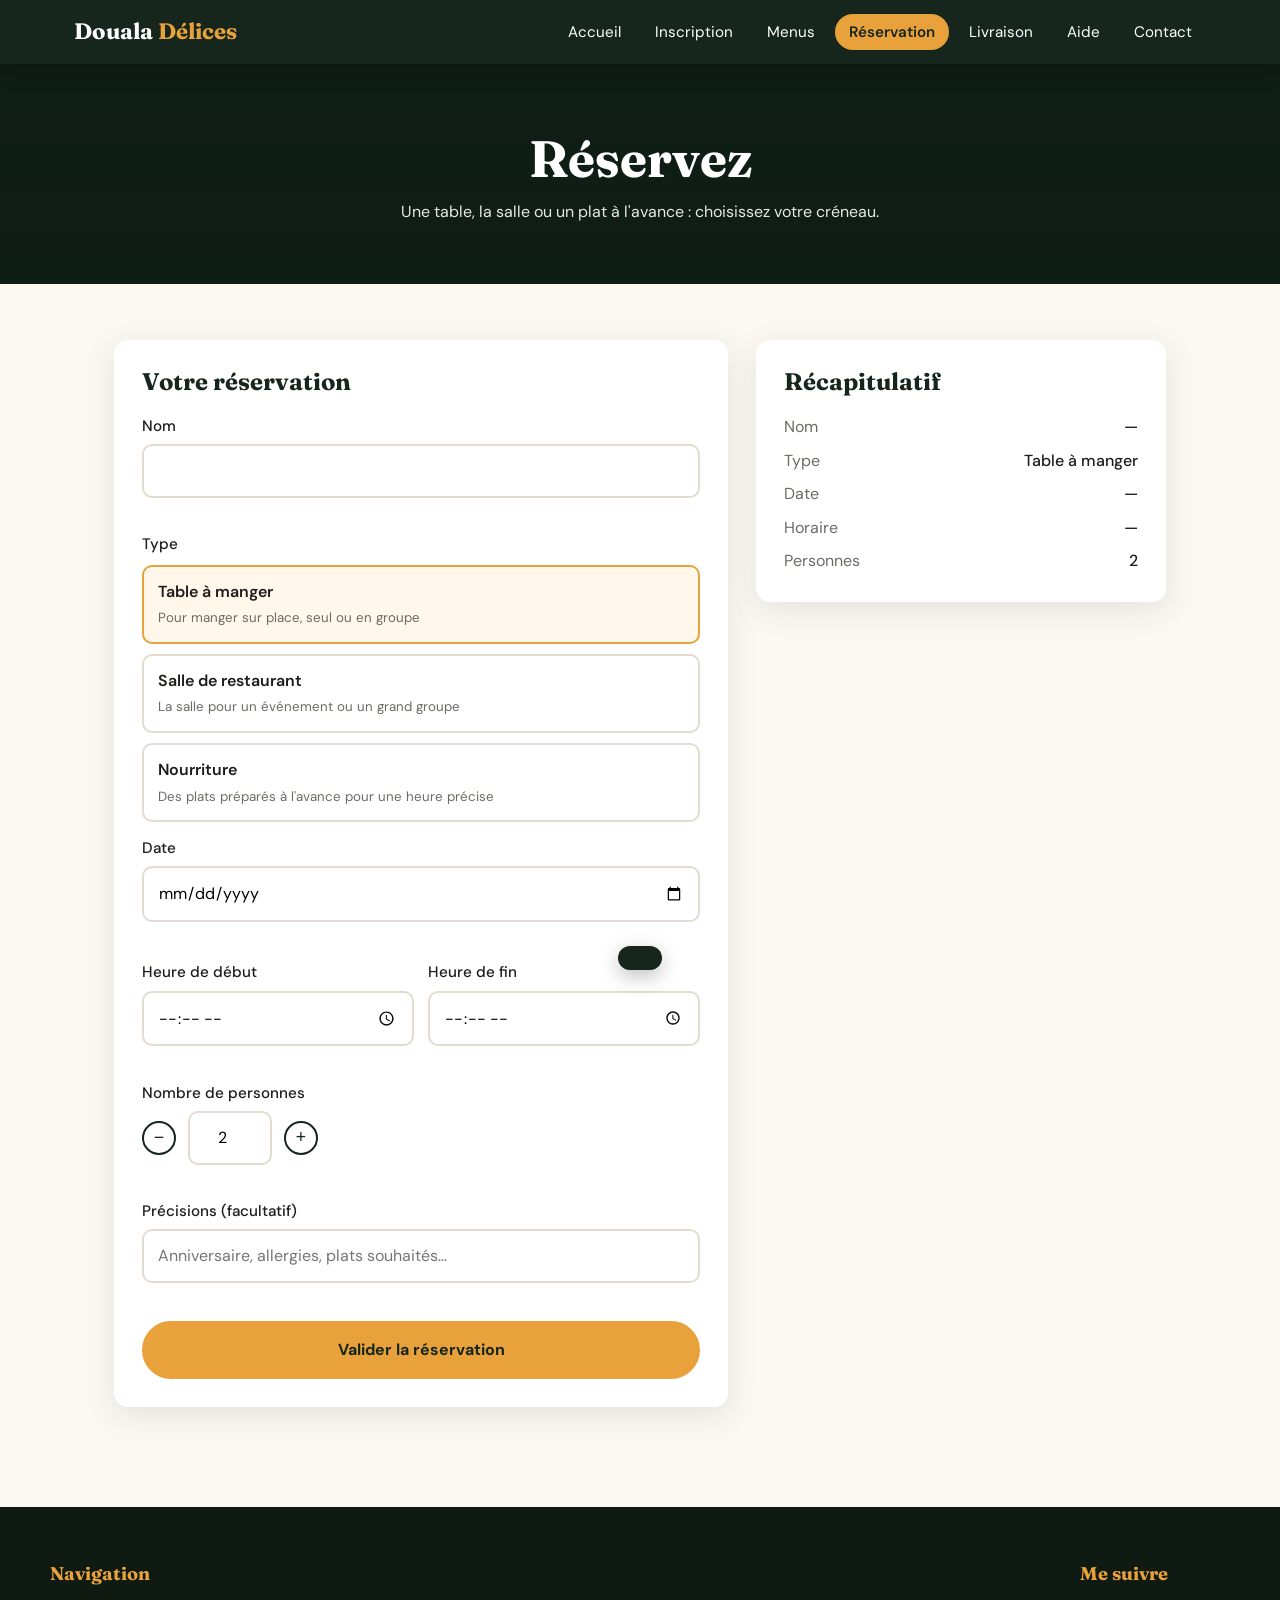
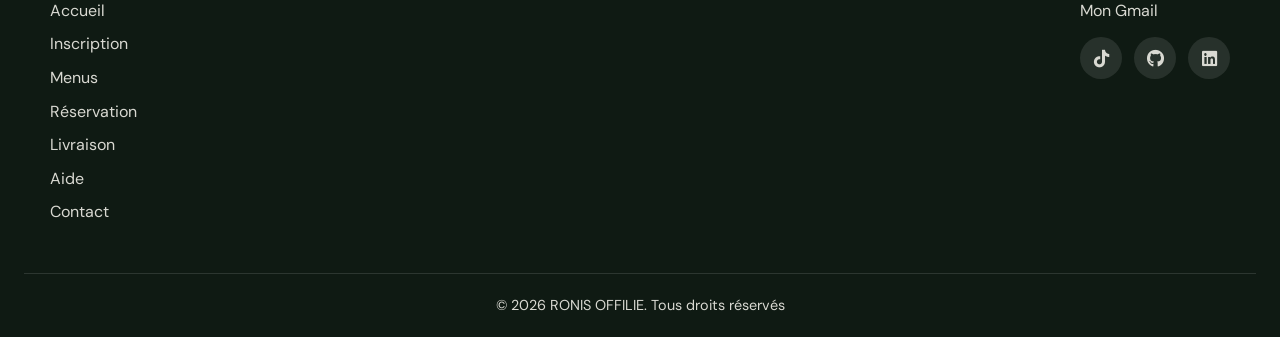
<file: reservation.html>
<!DOCTYPE html>
<html lang="fr">
<head>
  <meta charset="UTF-8">
  <meta name="viewport" content="width=device-width, initial-scale=1">
  <title>Réservation - Douala Délices</title>
  <link rel="preconnect" href="https://fonts.googleapis.com">
  <link href="https://fonts.googleapis.com/css2?family=DM+Sans:wght@400;500;700&family=Fraunces:opsz,wght@9..144,600;9..144,700&display=swap" rel="stylesheet">
  <link rel="stylesheet" href="https://cdnjs.cloudflare.com/ajax/libs/font-awesome/6.5.1/css/all.min.css">
  <link rel="stylesheet" href="reservation.css">
  <script src="garde.js"></script>
</head>
<body>
  <header id="entete" class="scrolled">
    <nav>
      <a class="logo" href="index.html">Douala <span>Délices</span></a>
      <button class="burger" id="burger" aria-label="Ouvrir le menu" aria-expanded="false">&#9776;</button>
      <ul id="liens">
        <li><a href="index.html">Accueil</a></li>
        <li><a href="inscription.html">Inscription</a></li>
        <li><a href="menus.html">Menus</a></li>
        <li><a href="reservation.html" class="actif">Réservation</a></li>
        <li><a href="livraison.html">Livraison</a></li>
        <li><a href="aide.html">Aide</a></li>
        <li><a href="contact.html">Contact</a></li>
      </ul>
    </nav>
  </header>

  <section class="banniere" style="--img:url('https://images.unsplash.com/photo-1414235077428-338989a2e8c0?auto=format&fit=crop&w=1600&q=70')">
    <h1>Réservez</h1>
    <p>Une table, la salle ou un plat à l'avance : choisissez votre créneau.</p>
  </section>

  <main class="contenu">

    <div class="deux" id="reserver">
      <div class="carte">
        <h2>Votre réservation</h2>
        <form id="formReservation" action="traitement_reservation.php" method="POST" enctype="multipart/form-data" novalidate>
          <div class="alerte" role="alert" hidden></div>
          <div class="champ"><label for="nom">Nom</label><input id="nom" type="text" name="nom" autocomplete="name" required><div class="err"></div></div>
          <fieldset class="types"><legend>Type</legend>
            <label class="choix"><input type="radio" name="type" value="table" checked><span><b>Table à manger</b><small>Pour manger sur place, seul ou en groupe</small></span></label>
            <label class="choix"><input type="radio" name="type" value="salle"><span><b>Salle de restaurant</b><small>La salle pour un événement ou un grand groupe</small></span></label>
            <label class="choix"><input type="radio" name="type" value="nourriture"><span><b>Nourriture</b><small>Des plats préparés à l'avance pour une heure précise</small></span></label>
          </fieldset>
          <div class="champ"><label for="date">Date</label><input id="date" type="date" name="date" required><div class="err"></div><div class="info" id="info"></div></div>
          <div class="duo">
            <div class="champ"><label for="hd">Heure de début</label><input id="hd" type="time" name="heure_debut" step="1800" required><div class="err"></div></div>
            <div class="champ"><label for="hf">Heure de fin</label><input id="hf" type="time" name="heure_fin" step="1800" required><div class="err"></div></div>
          </div>
          <div class="champ"><label for="pers">Nombre de personnes</label>
            <div class="pers"><span class="pas"><button type="button" data-p="-1" aria-label="Moins">−</button></span><input id="pers" type="number" name="personnes" min="1" max="30" value="2" required><span class="pas"><button type="button" data-p="1" aria-label="Plus">+</button></span></div><div class="err"></div></div>
          <div class="champ"><label for="notes">Précisions (facultatif)</label><input id="notes" type="text" name="notes" maxlength="300" placeholder="Anniversaire, allergies, plats souhaités…"><div class="err"></div></div>
          <button type="submit" class="btn btn-or valider">Valider la réservation</button>
        </form>
      </div>
      <aside class="carte resume" id="recap">
        <h2>Récapitulatif</h2>
        <dl><dt>Nom</dt><dd id="r-nom">—</dd><dt>Type</dt><dd id="r-type">Table à manger</dd><dt>Date</dt><dd id="r-date">—</dd><dt>Horaire</dt><dd id="r-heure">—</dd><dt>Personnes</dt><dd id="r-pers">2</dd></dl>
      </aside>
    </div>
    <div class="carte ok" id="ok" hidden>
      <svg viewBox="0 0 100 100" aria-hidden="true"><circle cx="50" cy="50" r="45"/><path d="M30 52l14 14 27-30"/></svg>
      <h2>Réservation enregistrée</h2>
      <p class="num" id="num"></p>
      <div class="resume" id="recap-ok" style="width:100%;position:static"></div>
      <a class="btn btn-or" href="menus.html">Voir les menus</a>
    </div>
  </main>

  <!-- Footer -->
  <footer class="footer">
    <div class="footer-container">
      <!-- Navigation -->
      <div class="footer-links">
        <h3>Navigation</h3>
        <ul>
          <li><a href="index.html">Accueil</a></li>
          <li><a href="inscription.html">Inscription</a></li>
          <li><a href="menus.html">Menus</a></li>
          <li><a href="reservation.html">Réservation</a></li>
          <li><a href="livraison.html">Livraison</a></li>
          <li><a href="aide.html">Aide</a></li>
          <li><a href="contact.html">Contact</a></li>
        </ul>
      </div>
      <!-- Réseaux sociaux -->
      <div class="footer-social">
        <h3>Me suivre</h3>
        <ul>
          <li><a href="mailto:offilieoffilie@gmail.com">Mon Gmail</a></li>
        </ul>
        <div class="social-icons">
          <a href="https://www.tiktok.com/@linformaticien18" target="_blank" class="tiktok" aria-label="TikTok"><i class="fab fa-tiktok"></i></a>
          <a href="https://github.com/ronisia-a11" target="_blank" class="github" aria-label="GitHub"><i class="fab fa-github"></i></a>
          <a href="https://www.linkedin.com/in/ronis-offilie-falleu-lendeu-3676a8395/" target="_blank" class="linkedin" aria-label="LinkedIn"><i class="fab fa-linkedin"></i></a>
        </div>
      </div>
    </div>
    <div class="footer-bottom">
      <p>&copy; 2026 RONIS OFFILIE. Tous droits réservés</p>
    </div>
  </footer>

  <div class="toast" id="toast" role="status"></div>
  <script src="site.js"></script>
  <script src="reservation.js"></script>
</body>
</html>
</file>
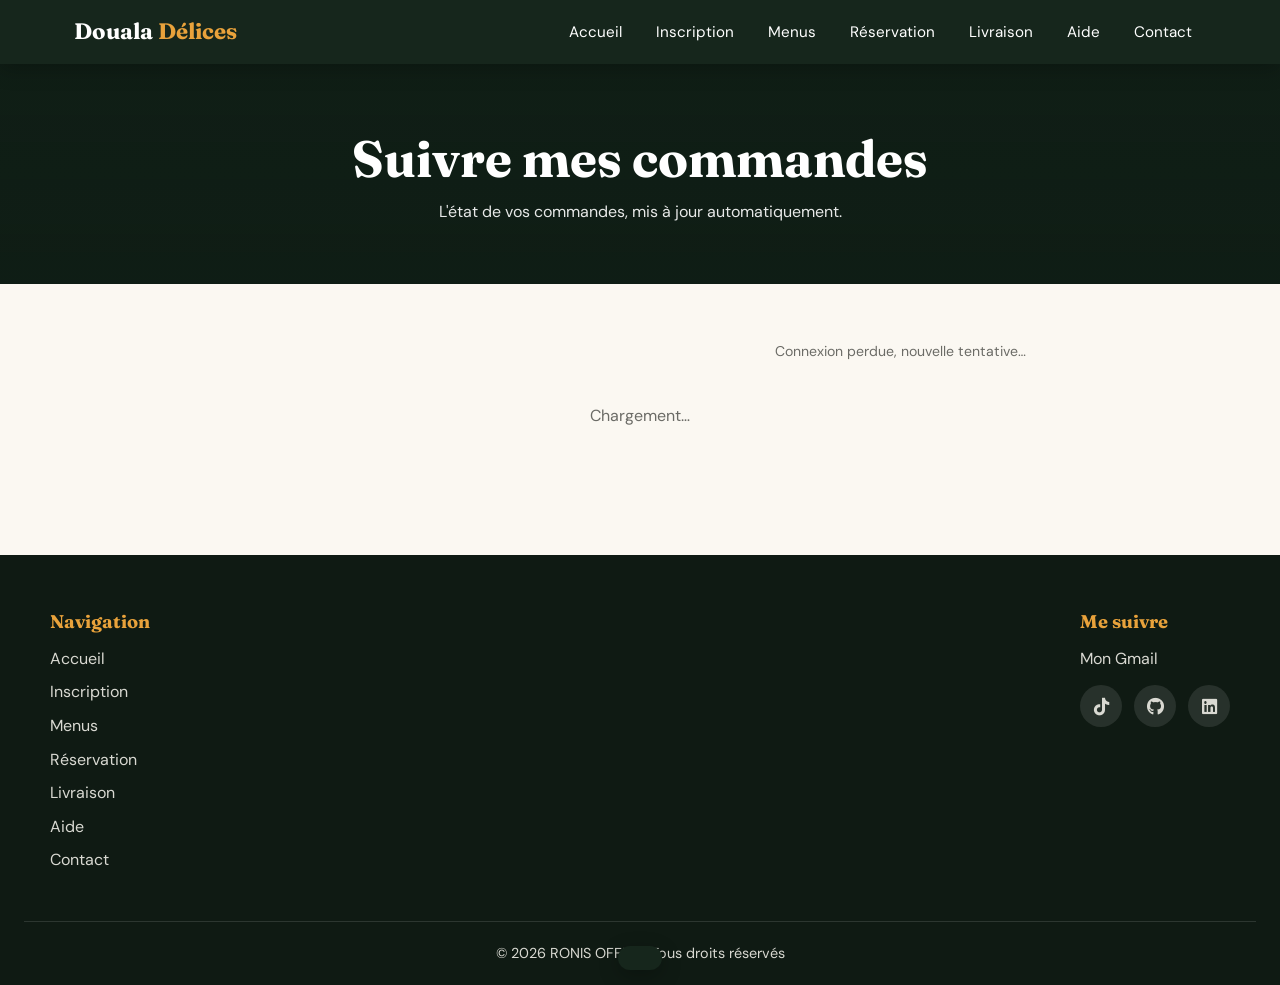
<file: suivi.html>
<!DOCTYPE html>
<html lang="fr">
<head>
  <meta charset="UTF-8">
  <meta name="viewport" content="width=device-width, initial-scale=1">
  <title>Suivi de commande - Douala Délices</title>
  <link rel="preconnect" href="https://fonts.googleapis.com">
  <link href="https://fonts.googleapis.com/css2?family=DM+Sans:wght@400;500;700&family=Fraunces:opsz,wght@9..144,600;9..144,700&display=swap" rel="stylesheet">
  <link rel="stylesheet" href="https://cdnjs.cloudflare.com/ajax/libs/font-awesome/6.5.1/css/all.min.css">
  <link rel="stylesheet" href="suivi.css">
  <script src="garde.js"></script>
</head>
<body>
  <header id="entete" class="scrolled">
    <nav>
      <a class="logo" href="index.html">Douala <span>Délices</span></a>
      <button class="burger" id="burger" aria-label="Ouvrir le menu" aria-expanded="false">&#9776;</button>
      <ul id="liens">
        <li><a href="index.html">Accueil</a></li>
        <li><a href="inscription.html">Inscription</a></li>
        <li><a href="menus.html">Menus</a></li>
        <li><a href="reservation.html">Réservation</a></li>
        <li><a href="livraison.html">Livraison</a></li>
        <li><a href="aide.html">Aide</a></li>
        <li><a href="contact.html">Contact</a></li>
      </ul>
    </nav>
  </header>

  <section class="banniere" style="--img:url('https://images.unsplash.com/photo-1555939594-58d7cb561ad1?auto=format&fit=crop&w=1600&q=70')">
    <h1>Suivre mes commandes</h1>
    <p>L'état de vos commandes, mis à jour automatiquement.</p>
  </section>

  <main class="contenu etroit">

    <p class="maj" id="maj" aria-live="polite"></p>
    <div id="liste" aria-live="polite"><p class="vide">Chargement…</p></div>
  </main>

  <!-- Footer -->
  <footer class="footer">
    <div class="footer-container">
      <!-- Navigation -->
      <div class="footer-links">
        <h3>Navigation</h3>
        <ul>
          <li><a href="index.html">Accueil</a></li>
          <li><a href="inscription.html">Inscription</a></li>
          <li><a href="menus.html">Menus</a></li>
          <li><a href="reservation.html">Réservation</a></li>
          <li><a href="livraison.html">Livraison</a></li>
          <li><a href="aide.html">Aide</a></li>
          <li><a href="contact.html">Contact</a></li>
        </ul>
      </div>
      <!-- Réseaux sociaux -->
      <div class="footer-social">
        <h3>Me suivre</h3>
        <ul>
          <li><a href="mailto:offilieoffilie@gmail.com">Mon Gmail</a></li>
        </ul>
        <div class="social-icons">
          <a href="https://www.tiktok.com/@linformaticien18" target="_blank" class="tiktok" aria-label="TikTok"><i class="fab fa-tiktok"></i></a>
          <a href="https://github.com/ronisia-a11" target="_blank" class="github" aria-label="GitHub"><i class="fab fa-github"></i></a>
          <a href="https://www.linkedin.com/in/ronis-offilie-falleu-lendeu-3676a8395/" target="_blank" class="linkedin" aria-label="LinkedIn"><i class="fab fa-linkedin"></i></a>
        </div>
      </div>
    </div>
    <div class="footer-bottom">
      <p>&copy; 2026 RONIS OFFILIE. Tous droits réservés</p>
    </div>
  </footer>

  <div class="toast" id="toast" role="status"></div>
  <script src="site.js"></script>
  <script src="suivi.js"></script>
</body>
</html>
</file>
<file: accueil.css>
:root{--vert:#16261c;--vert2:#22382b;--or:#e9a23b;--rouge:#b8322a;--ivoire:#fbf8f2;--texte:#1d1d1b;--gris:#6b6b66;--r:14px}
*{box-sizing:border-box;margin:0;padding:0}
html{scroll-behavior:smooth}
body{font-family:'DM Sans',system-ui,sans-serif;color:var(--texte);background:var(--ivoire);line-height:1.6}
h1,h2,h3{font-family:'Fraunces',Georgia,serif;line-height:1.15}
a{color:inherit;text-decoration:none}
img{max-width:100%;display:block}
:focus-visible{outline:3px solid var(--or);outline-offset:3px}

/* Navigation */
header{position:fixed;inset:0 0 auto 0;z-index:50;transition:background .3s,box-shadow .3s}
header.scrolled{background:var(--vert);box-shadow:0 4px 20px rgba(0,0,0,.25)}
nav{max-width:1180px;margin:auto;padding:14px 24px;display:flex;align-items:center;justify-content:space-between}
.logo{font-family:'Fraunces',serif;font-weight:700;font-size:1.4rem;color:#fff}
.logo span{color:var(--or)}
nav ul{list-style:none;display:flex;gap:6px}
nav ul a{color:#fff;padding:8px 14px;border-radius:99px;font-size:.95rem;transition:background .2s}
nav ul a:hover{background:rgba(255,255,255,.16)}
nav ul a.actif{background:var(--or);color:var(--vert);font-weight:600}
.burger{display:none;background:none;border:0;color:#fff;font-size:1.8rem;cursor:pointer}

/* Hero */
.hero{position:relative;min-height:100vh;display:grid;place-items:center;text-align:center;color:#fff;padding:120px 24px 80px;overflow:hidden;background:var(--vert)}
.slide{position:absolute;inset:0;background-size:cover;background-position:center;opacity:0;transition:opacity 1.4s;transform:scale(1.05)}
.slide.on{opacity:1;animation:zoom 9s linear forwards}
@keyframes zoom{to{transform:scale(1.14)}}
.hero::after{content:"";position:absolute;inset:0;background:linear-gradient(180deg,rgba(14,28,20,.7),rgba(14,28,20,.55) 50%,rgba(14,28,20,.85))}
.hero-contenu{position:relative;z-index:2;max-width:760px}
.hero h1{font-size:clamp(2.4rem,6vw,4.4rem);margin-bottom:16px}
.hero p{font-size:1.2rem;opacity:.92;margin-bottom:30px}
.boutons{display:flex;gap:14px;justify-content:center;flex-wrap:wrap}
.btn{display:inline-block;padding:14px 28px;border-radius:99px;font-weight:600;border:2px solid var(--or);transition:transform .2s,background .2s,color .2s}
.btn:hover{transform:translateY(-3px)}
.btn-or{background:var(--or);color:var(--vert)}
.btn-ghost{color:#fff}
.btn-ghost:hover{background:#fff;color:var(--vert);border-color:#fff}
.statut{position:relative;z-index:2;display:inline-flex;align-items:center;gap:8px;margin-top:28px;padding:8px 18px;border-radius:99px;background:rgba(255,255,255,.14);backdrop-filter:blur(6px);font-size:.95rem}
.statut i{width:10px;height:10px;border-radius:50%;background:#7a7a7a}
.statut.ouvert i{background:#4fd16a;box-shadow:0 0 0 4px rgba(79,209,106,.3)}
.statut.ferme i{background:var(--rouge)}

/* Sections */
section.bloc{max-width:1180px;margin:auto;padding:90px 24px}
.titre{text-align:center;margin-bottom:40px}
.titre h2{font-size:clamp(1.8rem,4vw,2.7rem);color:var(--vert)}
.titre p{color:var(--gris);max-width:560px;margin:10px auto 0}

/* Filtres + plats */
.filtres{display:flex;gap:10px;justify-content:center;margin-bottom:34px;flex-wrap:wrap}
.filtres button{font:inherit;padding:10px 22px;border-radius:99px;border:2px solid var(--vert);background:transparent;color:var(--vert);cursor:pointer;transition:.2s}
.filtres button:hover{background:rgba(22,38,28,.08)}
.filtres button.actif{background:var(--vert);color:#fff}
.plats{display:grid;grid-template-columns:repeat(auto-fit,minmax(260px,1fr));gap:26px}
.plat{background:#fff;border-radius:var(--r);overflow:hidden;box-shadow:0 6px 22px rgba(22,38,28,.1);transition:transform .25s,opacity .3s}
.plat:hover{transform:translateY(-6px)}
.plat.cache{display:none}
.plat .photo{height:210px;background:var(--vert2) center/cover}
.plat div.txt{padding:20px}
.plat h3{font-size:1.25rem;margin-bottom:6px;color:var(--vert)}
.plat p{color:var(--gris);font-size:.95rem}
.tag{display:inline-block;margin-top:12px;font-size:.8rem;padding:3px 12px;border-radius:99px;background:#f6e6c8;color:#7a4b00}
.plat[data-cat=international] .tag{background:#e3ecf5;color:#1f4a73}

/* À propos */
.apropos{background:var(--vert);color:#fff}
.apropos-grille{max-width:1180px;margin:auto;padding:90px 24px;display:grid;grid-template-columns:1fr 1fr;gap:56px;align-items:center}
.apropos h2{font-size:clamp(1.8rem,4vw,2.6rem);margin-bottom:18px;color:var(--or)}
.apropos p{opacity:.9;margin-bottom:14px}
.apropos .img{height:420px;border-radius:var(--r);background:var(--vert2) center/cover}
.chiffres{display:flex;gap:34px;margin-top:26px}
.chiffres strong{display:block;font-family:'Fraunces',serif;font-size:2.2rem;color:var(--or)}
.chiffres span{font-size:.9rem;opacity:.85}

/* Horaires */
.horaires{max-width:520px;margin:auto;background:#fff;border-radius:var(--r);padding:10px 28px;box-shadow:0 6px 22px rgba(22,38,28,.1)}
.horaires li{list-style:none;display:flex;justify-content:space-between;padding:14px 0;border-bottom:1px solid #eee}
.horaires li:last-child{border:0}
.horaires li.auj{font-weight:700;color:var(--rouge)}

/* Appel final */
.appel{text-align:center;padding:80px 24px;background:linear-gradient(135deg,var(--rouge),#7d1f19);color:#fff}
.appel h2{font-size:clamp(1.7rem,4vw,2.5rem);margin-bottom:20px}

/* Footer */
.footer{background:#0f1a13;color:#d9d9d2;padding:56px 24px 0}
.footer-container{max-width:1180px;margin:auto;display:flex;justify-content:space-between;gap:40px;flex-wrap:wrap}
.footer h3{color:var(--or);margin-bottom:14px;font-size:1.15rem}
.footer ul{list-style:none}
.footer li{margin-bottom:8px}
.footer a:hover{color:var(--or)}
.social-icons{display:flex;gap:12px;margin-top:14px}
.social-icons a{width:42px;height:42px;display:grid;place-items:center;border-radius:50%;background:rgba(255,255,255,.1);font-size:1.1rem;transition:.2s}
.social-icons a:hover{background:var(--or);color:var(--vert);transform:translateY(-3px)}
.footer-bottom{text-align:center;margin-top:40px;padding:20px;border-top:1px solid rgba(255,255,255,.12);font-size:.9rem}

/* Retour en haut */
#haut{position:fixed;right:20px;bottom:20px;width:48px;height:48px;border:0;border-radius:50%;background:var(--or);color:var(--vert);font-size:1.3rem;cursor:pointer;opacity:0;pointer-events:none;transition:.3s;z-index:40}
#haut.visible{opacity:1;pointer-events:auto}

/* Apparition au défilement (une seule fois, discrète) */
.reveal{opacity:0;transform:translateY(24px);transition:opacity .7s,transform .7s}
.reveal.vu{opacity:1;transform:none}

@media(max-width:820px){
  .burger{display:block}
  nav ul{position:absolute;top:100%;left:0;right:0;flex-direction:column;background:var(--vert);padding:10px 24px 20px;display:none}
  nav ul.ouvert{display:flex}
  .apropos-grille{grid-template-columns:1fr}
  .apropos .img{height:280px}
  .footer-container{flex-direction:column}
}
@media(prefers-reduced-motion:reduce){
  *{animation:none!important;transition:none!important;scroll-behavior:auto!important}
  .reveal{opacity:1;transform:none}
}
</file>
<file: aide.css>
@import url("pages.css");
.contenu.etroit{max-width:820px}
.recherche{display:flex;gap:12px;margin-bottom:26px}
.recherche input{flex:1;font:inherit;padding:13px 20px;border:2px solid #e2dccf;border-radius:99px;background:#fff}
.recherche input:focus{outline:0;border-color:var(--or);box-shadow:0 0 0 4px rgba(233,162,59,.22)}
.recherche button{font:inherit;border:2px solid var(--vert);background:transparent;color:var(--vert);border-radius:99px;padding:0 20px;cursor:pointer}
details{background:#fff;border-radius:var(--r);margin-bottom:12px;box-shadow:0 4px 16px rgba(22,38,28,.08);overflow:hidden}
summary{cursor:pointer;padding:18px 24px;font-weight:600;color:var(--vert);list-style:none;display:flex;justify-content:space-between;gap:14px}
summary::-webkit-details-marker{display:none}
summary::after{content:"+";font-size:1.4rem;line-height:1;color:var(--rouge);transition:transform .25s}
details[open] summary::after{transform:rotate(45deg)}
details .rep{padding:0 24px 20px;color:#444}
details .rep a{color:var(--rouge);text-decoration:underline}
.cta{margin-top:36px;text-align:center}
.cta p{margin-bottom:14px;color:var(--gris)}
</file>
<file: contact.css>
@import url("pages.css");
.compteur{font-size:.82rem;color:var(--gris);text-align:right}
.piege{position:absolute;left:-9999px;height:0;overflow:hidden}
.horaires-c{list-style:none}
.horaires-c li{display:flex;justify-content:space-between;padding:10px 0;border-bottom:1px solid #eee}
.horaires-c li:last-child{border:0}
.horaires-c li.auj{font-weight:700;color:var(--rouge)}
.resume p{color:var(--gris);margin-bottom:16px}
.resume a.lien{color:var(--rouge);text-decoration:underline}
</file>
<file: inscription.css>
@import url("accueil.css");
.page{display:grid;grid-template-columns:minmax(300px,5fr) 6fr;min-height:100vh;padding-top:64px}
.cote{position:sticky;top:64px;height:calc(100vh - 64px);display:flex;flex-direction:column;justify-content:flex-end;padding:48px;color:#fff;background:linear-gradient(180deg,rgba(14,28,20,.3),rgba(14,28,20,.92)),url('https://images.unsplash.com/photo-1555939594-58d7cb561ad1?auto=format&fit=crop&w=1000&q=70') center/cover var(--vert)}
.cote h1{font-size:clamp(1.9rem,3.4vw,2.8rem);margin-bottom:14px}
.cote p{max-width:380px;opacity:.92}
.cote ul{list-style:none;margin-top:24px;display:grid;gap:10px}
.cote li::before{content:"\2713";color:var(--or);margin-right:10px;font-weight:700}
.zone{display:grid;place-items:center;padding:48px 24px}
.carte{position:relative;width:100%;max-width:560px;background:#fff;border-radius:var(--r);padding:32px;box-shadow:0 10px 40px rgba(22,38,28,.12)}
.onglets{display:grid;grid-template-columns:1fr 1fr;background:#f1ece1;border-radius:99px;padding:5px;margin-bottom:26px}
.onglets button{font:inherit;border:0;background:none;padding:11px;border-radius:99px;cursor:pointer;font-weight:600;color:var(--gris);transition:.25s}
.onglets button[aria-selected=true]{background:var(--vert);color:#fff}
form{display:grid;gap:14px}
form[hidden]{display:none}
.champ label{display:block;font-weight:500;margin-bottom:6px;font-size:.95rem}
.champ input:not([type=checkbox]),.champ select{width:100%;font:inherit;padding:12px 14px;border:2px solid #e2dccf;border-radius:10px;background:#fff;transition:border-color .2s,box-shadow .2s}
.champ input:focus,.champ select:focus{outline:0;border-color:var(--or);box-shadow:0 0 0 4px rgba(233,162,59,.22)}
.champ [aria-invalid=true]{border-color:var(--rouge)}
.err{color:var(--rouge);font-size:.85rem;min-height:1.2em;margin-top:4px}
.mdp{position:relative}
.mdp input{padding-right:96px!important}
.oeil{position:absolute;right:6px;top:50%;transform:translateY(-50%);border:0;background:none;color:var(--vert);font:inherit;font-size:.85rem;font-weight:600;cursor:pointer;padding:8px 10px}
.force{height:5px;background:#eee;border-radius:9px;margin-top:8px;overflow:hidden}
.force i{display:block;height:100%;width:0;transition:width .3s,background .3s}
.duo{display:grid;grid-template-columns:1fr 1fr;gap:14px}
.accord{display:flex;gap:10px;font-size:.92rem;align-items:flex-start}
.accord input{margin-top:5px;accent-color:var(--vert)}
.accord a{color:var(--rouge);text-decoration:underline}
.valider{width:100%;font:inherit;font-weight:700;cursor:pointer;margin-top:4px}
.valider[disabled]{opacity:.65;cursor:wait;transform:none}
.alerte{background:#fdeceb;color:#7d1f19;border-radius:10px;padding:12px 14px;font-size:.92rem;margin-bottom:14px}
.alerte[hidden]{display:none}
.succes{position:absolute;inset:0;background:#fff;border-radius:var(--r);display:none;flex-direction:column;align-items:center;justify-content:center;text-align:center;padding:32px;gap:10px}
.succes.on{display:flex}
.succes h2{color:var(--vert)}
.succes svg{width:96px;height:96px}
.succes circle,.succes path{fill:none;stroke:var(--vert);stroke-width:5;stroke-linecap:round;stroke-linejoin:round;stroke-dasharray:300;stroke-dashoffset:300}
.succes.on circle{animation:trace .7s ease forwards}
.succes.on path{stroke:var(--or);animation:trace .5s .5s ease forwards}
@keyframes trace{to{stroke-dashoffset:0}}
@media(max-width:860px){.page{grid-template-columns:1fr}.cote{position:static;height:auto;padding:40px 24px}.cote ul{display:none}.duo{grid-template-columns:1fr}.carte{padding:24px 18px}}
</file>
<file: livraison.css>
@import url("pages.css");
.lc{display:grid;grid-template-columns:1fr auto auto;gap:12px;align-items:center;padding:12px 0;border-bottom:1px solid #eee}
.lc b{font-weight:500}
.lc .st{min-width:84px;text-align:right;font-weight:600}
.resume dl{margin-top:16px}
#lignes .vide{padding:10px 0}
.ok p{color:var(--gris)}
.ok .num{font-family:'Fraunces',serif;font-size:1.8rem;color:var(--rouge)}
</file>
<file: menus.css>
@import url("pages.css");
.outils{display:flex;gap:16px;justify-content:space-between;flex-wrap:wrap;margin-bottom:30px}
.filtres{display:flex;gap:10px;flex-wrap:wrap}
.filtres button{font:inherit;padding:9px 20px;border-radius:99px;border:2px solid var(--vert);background:transparent;color:var(--vert);cursor:pointer;transition:.2s}
.filtres button:hover{background:rgba(22,38,28,.08)}
.filtres button.actif{background:var(--vert);color:#fff}
#recherche{font:inherit;padding:10px 18px;border:2px solid #e2dccf;border-radius:99px;min-width:240px;background:#fff}
#recherche:focus{outline:0;border-color:var(--or)}
.grille{display:grid;grid-template-columns:repeat(auto-fill,minmax(250px,1fr));gap:24px}
.menu-item{background:#fff;border-radius:var(--r);overflow:hidden;box-shadow:0 6px 22px rgba(22,38,28,.1);display:flex;flex-direction:column;transition:transform .25s}
.menu-item:hover{transform:translateY(-5px)}
.menu-item .photo{height:180px;background:var(--vert2) center/cover}
.menu-item .txt{padding:18px;display:flex;flex-direction:column;gap:6px;flex:1}
.menu-item h3{color:var(--vert);font-size:1.2rem}
.menu-item p{color:var(--gris);font-size:.93rem;flex:1}
.ligne{display:flex;justify-content:space-between;align-items:center;margin-top:10px;min-height:44px}
.prix{font-weight:700;color:var(--rouge)}
.ajout{padding:8px 20px;font:inherit;font-weight:600;cursor:pointer}
.barre{position:fixed;left:50%;bottom:20px;transform:translateX(-50%);display:flex;gap:22px;align-items:center;background:var(--vert);color:#fff;padding:12px 14px 12px 26px;border-radius:99px;box-shadow:0 8px 30px rgba(0,0,0,.3);z-index:60;white-space:nowrap}
.barre strong{background:var(--or);color:var(--vert);padding:8px 18px;border-radius:99px}
</file>
<file: politique.css>
html {
  scroll-behavior: smooth;
}

body {
  font-family: 'Segoe UI', sans-serif;
  margin: 0;
  background: linear-gradient(to right, #C0392B, #27AE60);
}

header {
  background-color: #C0392B;
  padding: 15px;
}

nav ul {
  list-style: none;
  display: flex;
  justify-content: center;
  gap: 20px;
}

nav a {
  color: #F1C40F;
  text-decoration: none;
  font-weight: bold;
}

/* Footer */
.footer {
  background-color: #C0392B;
  color: white;
  padding: 30px 20px;
}

.footer-container {
  display: flex;
  justify-content: space-between;
  flex-wrap: wrap;
}

.footer-links ul, .footer-social ul {
  list-style: none;
  padding: 0;
}

.footer-links a, .footer-social a {
  color: #F1C40F;
  text-decoration: none;
}

/* Icônes colorées */
.social-icons a {
  margin: 0 10px;
  font-size: 24px;
}

.tiktok { color: #000000; }
.github { color: #333333; }
.linkedin { color: #0077B5; }
.Whatsapp { color: #25D366; }
.Telephone { color: #C0392B; }

/* Responsive */
@media (max-width: 600px) {
  .footer-container {
    flex-direction: column;
    text-align: center;
  }
  .social-icons {
    justify-content: center;
  }
}
</file>
<file: reservation.css>
@import url("pages.css");
.types{border:0;display:grid;gap:10px}
.types legend{font-weight:500;margin-bottom:8px;font-size:.95rem}
.choix{position:relative;display:block}
.choix input{position:absolute;opacity:0}
.choix span{display:block;border:2px solid #e2dccf;border-radius:10px;padding:12px 14px;cursor:pointer;transition:.2s}
.choix b{display:block;font-weight:600}
.choix small{color:var(--gris)}
.choix input:checked+span{border-color:var(--or);background:#fff8ea}
.choix input:focus-visible+span{outline:3px solid var(--or);outline-offset:2px}
.pers{display:flex;align-items:center;gap:12px}
.pers input{width:84px!important;text-align:center}
.info{font-size:.88rem;color:var(--gris);margin-top:4px}
.ok p{color:var(--gris)}
.ok .num{font-family:'Fraunces',serif;font-size:1.8rem;color:var(--rouge)}
</file>
<file: suivi.css>
@import url("pages.css");
.contenu.etroit{max-width:820px}
.maj{color:var(--gris);font-size:.88rem;text-align:right;margin-bottom:14px;min-height:1.3em}
.cmd-s{background:#fff;border-radius:var(--r);padding:24px;box-shadow:0 8px 30px rgba(22,38,28,.1);margin-bottom:22px}
.cmd-s header{display:flex;justify-content:space-between;align-items:baseline;gap:12px;flex-wrap:wrap;margin-bottom:22px}
.cmd-s h2{color:var(--vert);font-size:1.3rem}
.cmd-s header span{color:var(--gris);font-size:.9rem}
.etapes{list-style:none;display:grid;grid-template-columns:repeat(5,1fr);gap:4px;margin-bottom:22px}
.etapes li{position:relative;text-align:center;font-size:.8rem;color:var(--gris);padding-top:38px}
.etapes li::before{content:"";position:absolute;top:0;left:50%;transform:translateX(-50%);width:28px;height:28px;border-radius:50%;background:#eee;border:3px solid #eee;z-index:1;transition:.3s}
.etapes li::after{content:"";position:absolute;top:13px;left:-50%;width:100%;height:4px;background:#eee}
.etapes li:first-child::after{display:none}
.etapes li.fait{color:var(--vert)}
.etapes li.fait::before{background:var(--vert);border-color:var(--vert)}
.etapes li.fait::after{background:var(--vert)}
.etapes li.cours{color:var(--rouge);font-weight:700}
.etapes li.cours::before{background:var(--or);border-color:var(--or);box-shadow:0 0 0 6px rgba(233,162,59,.25);animation:pouls 1.6s infinite}
@keyframes pouls{50%{box-shadow:0 0 0 10px rgba(233,162,59,.05)}}
.cmd-s ul.plats-s{list-style:none;border-top:1px solid #eee;padding-top:12px;display:grid;gap:4px}
.cmd-s .pied{display:flex;justify-content:space-between;margin-top:12px;font-weight:700;color:var(--vert)}
.annulee{background:#fdeceb;color:#7d1f19;border-radius:10px;padding:10px 14px;margin-bottom:16px}
@media(max-width:560px){.etapes li{font-size:.68rem}.cmd-s{padding:18px 14px}}
</file>
